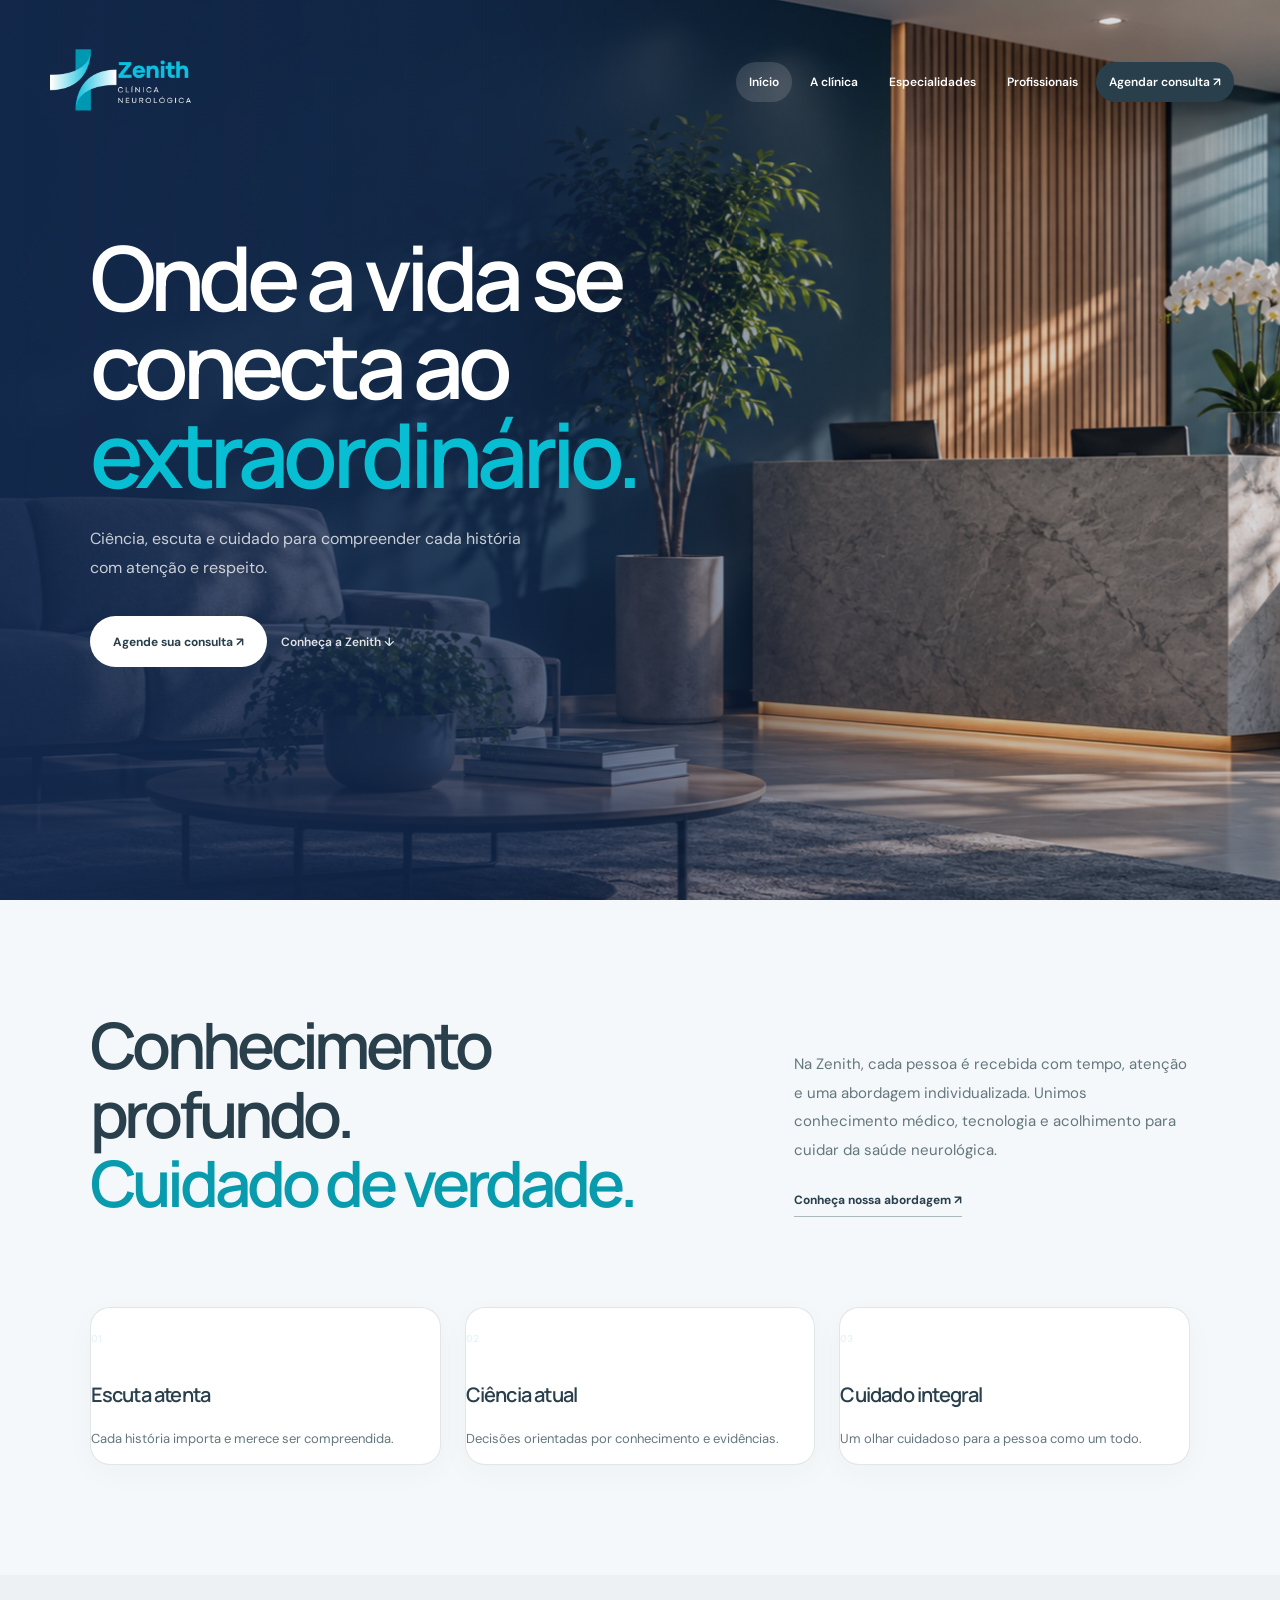
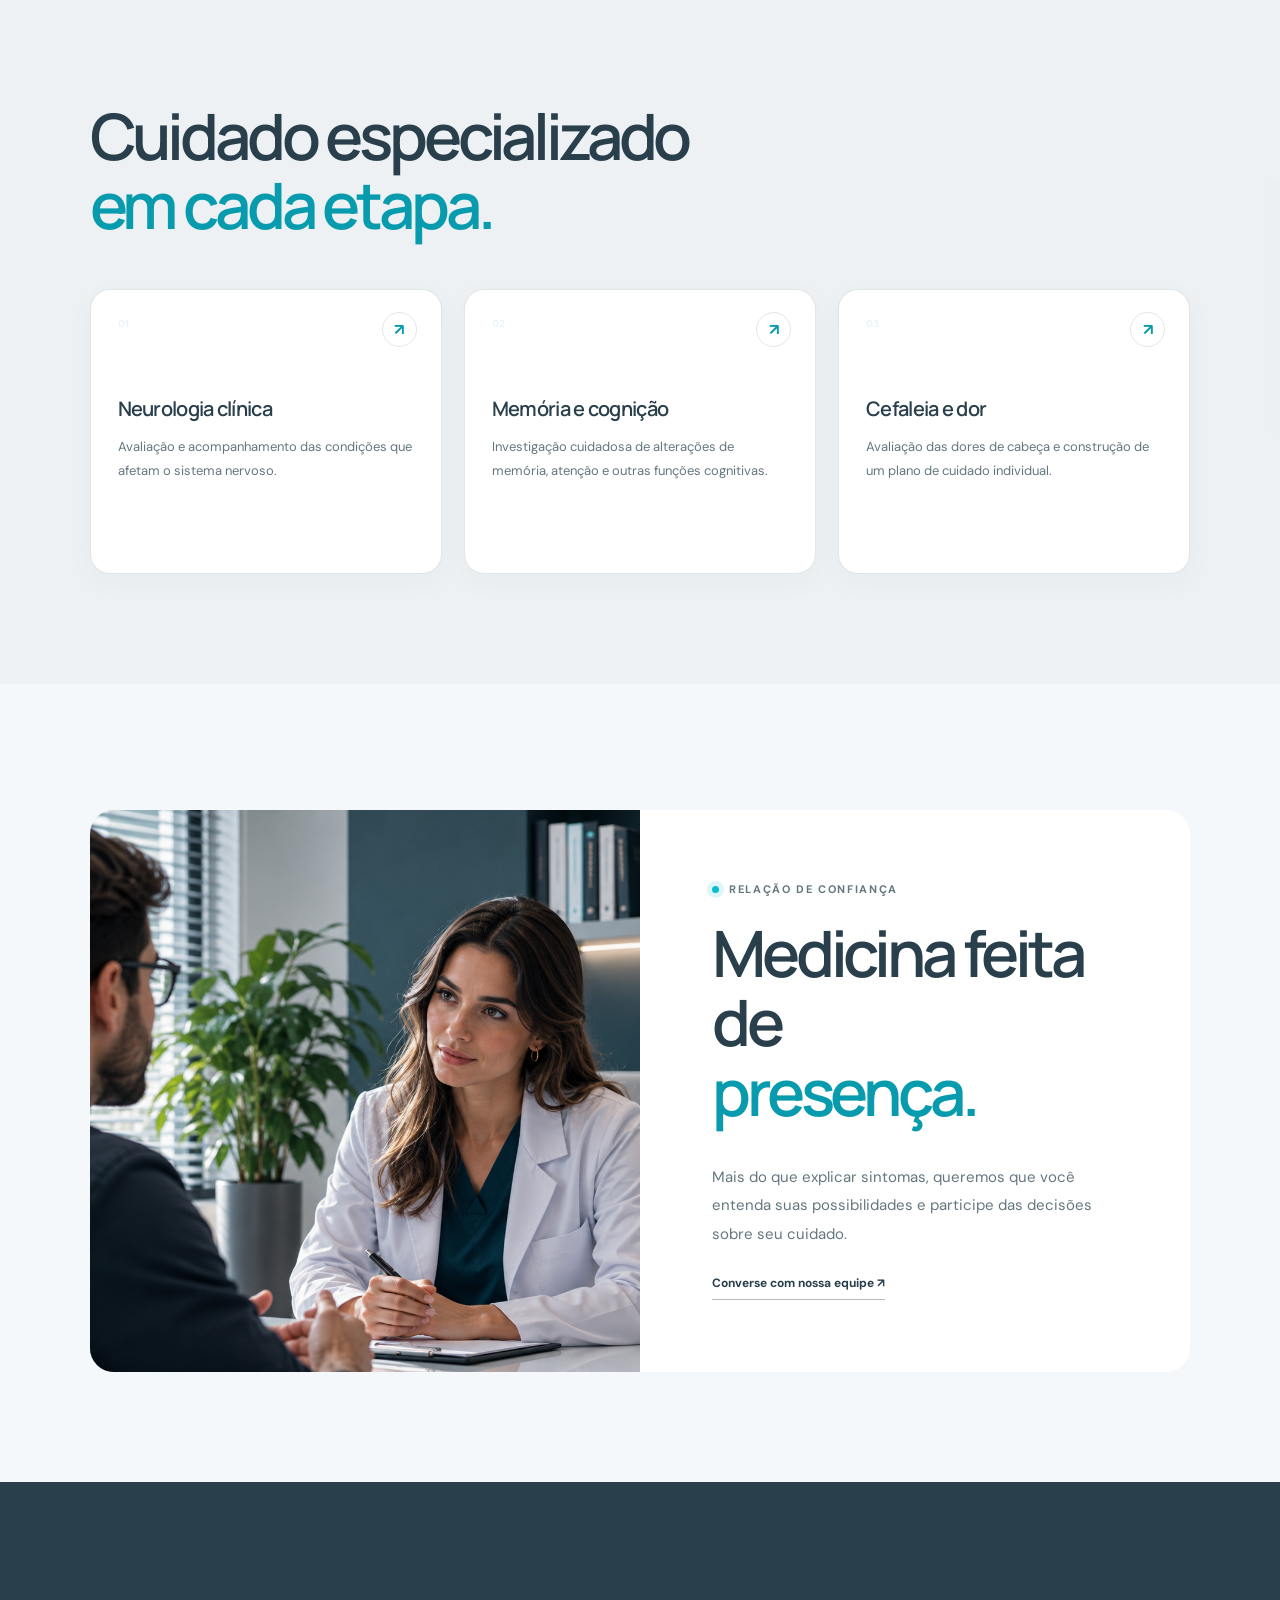
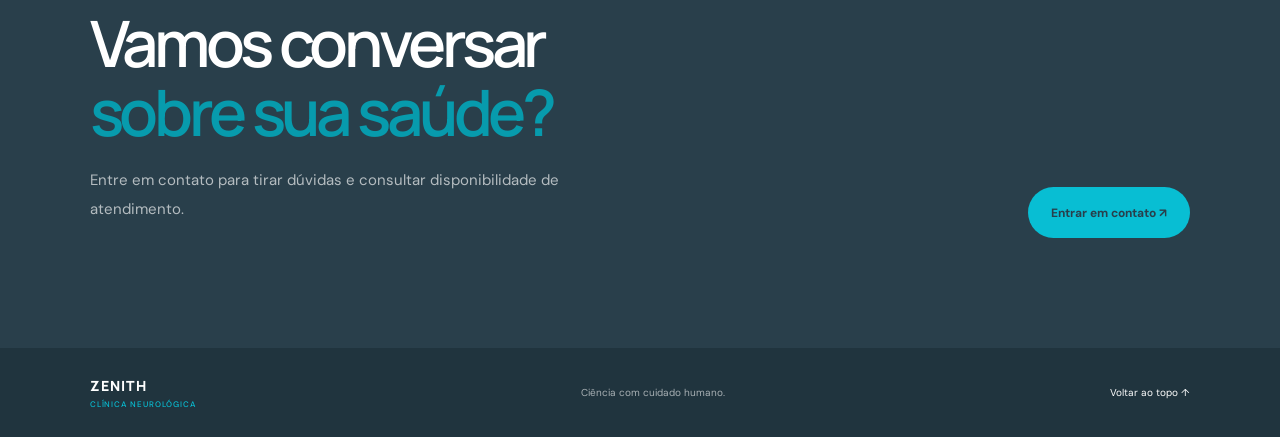
<file: zenith-site-completo/index.html>
<!doctype html>
<html lang="pt-BR">
<head>
<meta charset="utf-8"><meta name="viewport" content="width=device-width,initial-scale=1">
<title>Zenith | Clínica Neurológica</title>
<link rel="stylesheet" href="static/css/style.css"><script src="static/js/main.js" defer></script>
</head>
<body>
<header class="site-header" id="topo">
  <a class="brand" href="#inicio" aria-label="Zenith Clínica Neurológica"><img src="static/img/logo.png" alt="Zenith Clínica Neurológica"></a>
  <button class="menu-toggle" id="menuToggle" aria-label="Abrir menu" aria-expanded="false"><span></span><span></span></button>
  <nav class="navigation" id="navigation" aria-label="Navegação principal">
    <a class="nav-link active" href="#inicio">Início</a><a class="nav-link" href="templates/sobre.html">A clínica</a>
    <a class="nav-link" href="templates/especialidades.html">Especialidades</a><a class="nav-link" href="templates/medicos.html">Profissionais</a>
    <a class="nav-link nav-contact" href="templates/contato.html">Agendar consulta ↗</a>
  </nav>
</header>
<main>
<section class="hero section" id="inicio"><div class="hero-image"></div><div class="hero-shade"></div>
  <div class="hero-content">
  <h1>Onde a vida se conecta ao <em>extraordinário.</em></h1>
  <p class="hero-copy">Ciência, escuta e cuidado para compreender cada história com atenção e respeito.</p>
  <div class="hero-actions"><a class="button button-light" href="templates/contato.html">Agende sua consulta ↗</a><a class="text-link" href="#sobre">Conheça a Zenith ↓</a></div></div>
</section>
<section class="intro section" id="sobre"><div class="intro-grid">
  <h2>Conhecimento profundo.<br><em>Cuidado de verdade.</em></h2><div><p>Na Zenith, cada pessoa é recebida com tempo, atenção e uma abordagem individualizada. Unimos conhecimento médico, tecnologia e acolhimento para cuidar da saúde neurológica.</p><a class="underlined-link" href="templates/contato.html">Conheça nossa abordagem ↗</a></div></div>
  <div class="values-row"><article class="value-card"><span>01</span><h3>Escuta atenta</h3><p>Cada história importa e merece ser compreendida.</p></article><article class="value-card"><span>02</span><h3>Ciência atual</h3><p>Decisões orientadas por conhecimento e evidências.</p></article><article class="value-card"><span>03</span><h3>Cuidado integral</h3><p>Um olhar cuidadoso para a pessoa como um todo.</p></article></div>
</section>
<section class="specialties section" id="especialidades"></p><div class="section-heading"><h2>Cuidado especializado<br><em>em cada etapa.</em></h2></div>
<div class="specialty-grid"><article class="specialty-card"><span>01</span><b>↗</b><h3>Neurologia clínica</h3><p>Avaliação e acompanhamento das condições que afetam o sistema nervoso.</p></article><article class="specialty-card"><span>02</span><b>↗</b><h3>Memória e cognição</h3><p>Investigação cuidadosa de alterações de memória, atenção e outras funções cognitivas.</p></article><article class="specialty-card"><span>03</span><b>↗</b><h3>Cefaleia e dor</h3><p>Avaliação das dores de cabeça e construção de um plano de cuidado individual.</p></article></div>
</section>
<section class="team section" id="equipe"></p><div class="team-panel"><div class="team-image" role="img" aria-label="Consultório contemporâneo"></div><div class="team-content"><p class="eyebrow dark"><i></i>Relação de confiança</p><h2>Medicina feita de<br><em>presença.</em></h2><p>Mais do que explicar sintomas, queremos que você entenda suas possibilidades e participe das decisões sobre seu cuidado.</p><a class="underlined-link" href="templates/contato.html">Converse com nossa equipe ↗</a></div></div></section>
<section class="contact section" id="contato"></p><div class="contact-grid"><div><h2>Vamos conversar<br><em>sobre sua saúde?</em></h2><p>Entre em contato para tirar dúvidas e consultar disponibilidade de atendimento.</p></div><a class="button button-dark" href="templates/contato.html">Entrar em contato ↗</a></div></section>
</main>
<footer class="footer"><a href="#inicio">ZENITH <small>CLÍNICA NEUROLÓGICA</small></a><span>Ciência com cuidado humano.</span><a href="#topo">Voltar ao topo ↑</a></footer>
</body></html>
</file>
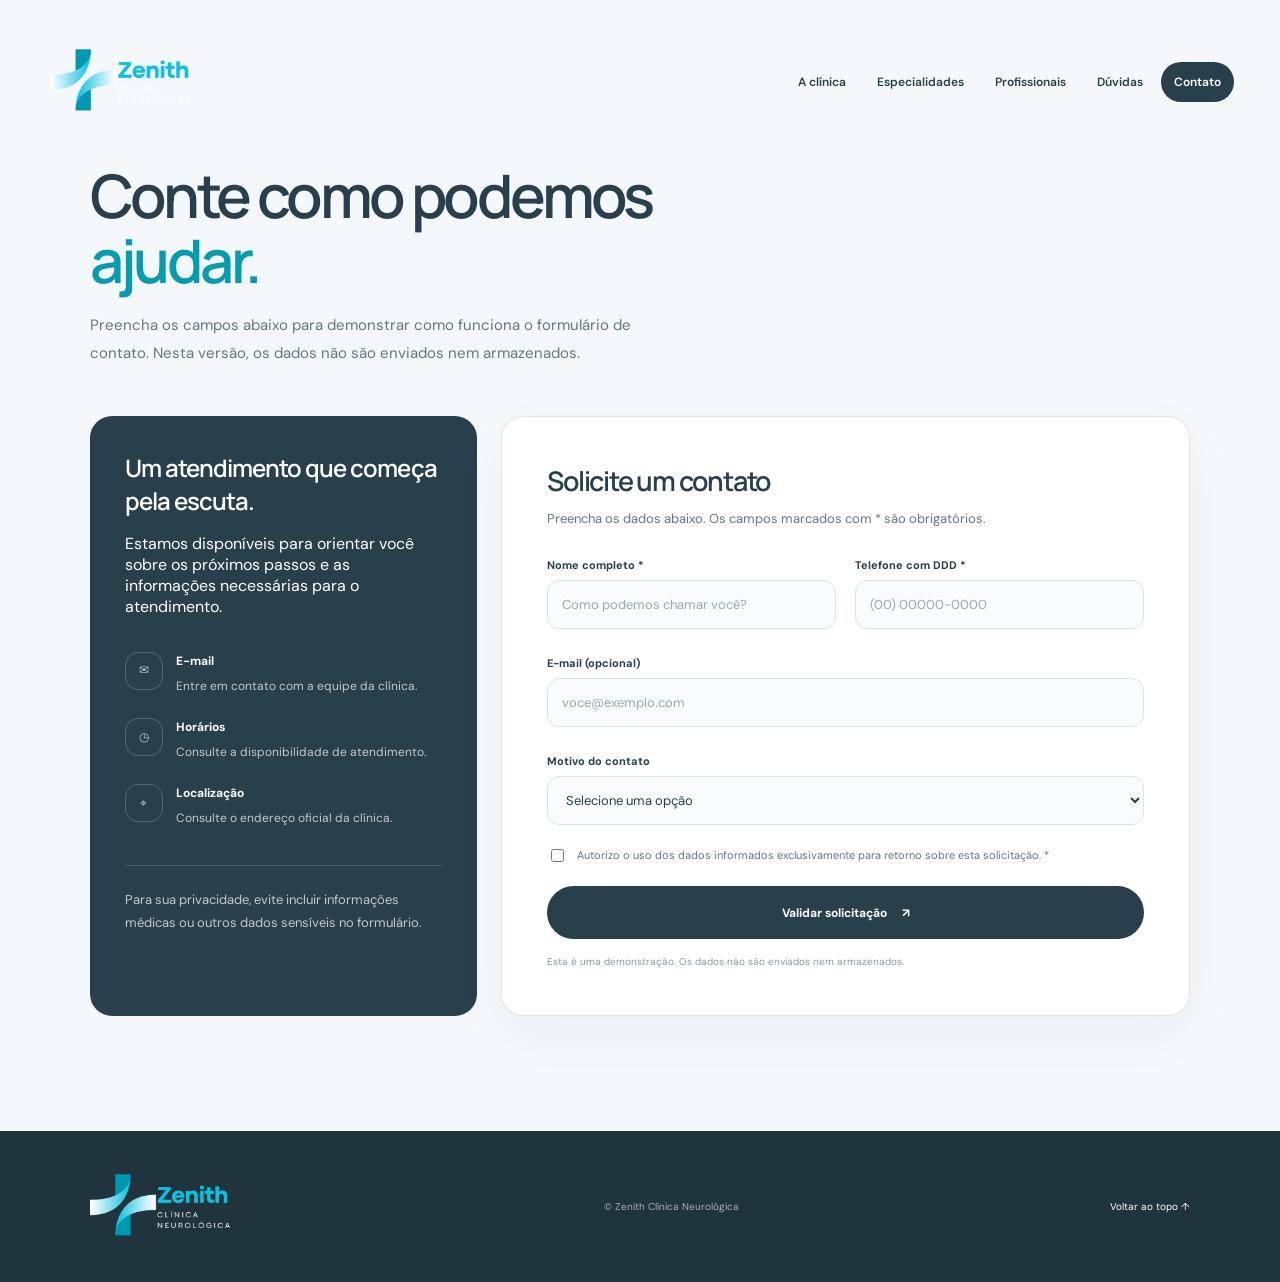
<file: zenith-site-completo/templates/contato.html>
<!DOCTYPE html>
<html lang="pt-BR">
<head>
  <meta charset="UTF-8">
  <meta name="viewport" content="width=device-width, initial-scale=1.0">
  <meta name="theme-color" content="#293F4B">
  <meta name="description" content="Entre em contato com a Zenith Clínica Neurológica.">
  <title>Contato | Zenith — Clínica Neurológica</title>

  <link rel="preconnect" href="https://fonts.googleapis.com">
  <link rel="preconnect" href="https://fonts.gstatic.com" crossorigin>

  <link href="https://fonts.googleapis.com/css2?family=DM+Sans:wght@400;500;600;700&family=Manrope:wght@400;500;600;700;800&display=swap" rel="stylesheet">

  <!-- CSS principal do projeto -->
  <link rel="stylesheet" href="../static/css/style.css?v=2">



  <!-- Scripts existentes -->
  <script src="../static/js/main.js" defer></script>
  <script src="../static/js/formulario.js" defer></script>
</head>

<body class="contact-page">

  <!-- CABEÇALHO -->
  <header class="site-header">

    <a class="brand" href="../index.html" aria-label="Zenith — página inicial">
      <img src="../static/img/logo.png" alt="Zenith Clínica Neurológica">
    </a>

    <button
      class="menu-toggle"
      id="menuToggle"
      type="button"
      aria-label="Abrir menu"
      aria-controls="navigation"
      aria-expanded="false"
    >
      <span></span>
      <span></span>
    </button>

    <nav class="navigation" id="navigation" aria-label="Navegação principal">
      <a class="nav-link" href="../index.html#sobre">A clínica</a>
      <a class="nav-link" href="../index.html#especialidades">Especialidades</a>
      <a class="nav-link" href="../index.html#equipe">Profissionais</a>
      <a class="nav-link" href="../index.html#duvidas">Dúvidas</a>
      <a class="nav-link nav-contact active" href="contato.html" aria-current="page">
        Contato
      </a>
    </nav>

  </header>

  <main id="conteudo">

    <!-- FORMULÁRIO E INFORMAÇÕES -->
    <section class="contact-main" id="agendamento">

      <div class="contact-intro reveal">
      <br>
      <br>
      <br>

        <h2>
          Conte como podemos
          <em>ajudar.</em>
        </h2>

        <p>
          Preencha os campos abaixo para demonstrar como funciona
          o formulário de contato. Nesta versão, os dados não são
          enviados nem armazenados.
        </p>
      </div>

      <div class="contact-layout">

        <!-- INFORMAÇÕES DE CONTATO -->
        <aside class="contact-info reveal" aria-labelledby="contact-info-title">

          <div>
            <h3 id="contact-info-title">
              Um atendimento que começa pela escuta.
            </h3>

            <p>
              Estamos disponíveis para orientar você sobre os
              próximos passos e as informações necessárias
              para o atendimento.
            </p>
          </div>

          <div class="contact-info-list">

            <div class="contact-info-item">
              <span class="contact-info-icon" aria-hidden="true">✉</span>

              <div>
                <strong>E-mail</strong>
                <span>Entre em contato com a equipe da clínica.</span>
              </div>
            </div>

            <div class="contact-info-item">
              <span class="contact-info-icon" aria-hidden="true">◷</span>

              <div>
                <strong>Horários</strong>
                <span>Consulte a disponibilidade de atendimento.</span>
              </div>
            </div>

            <div class="contact-info-item">
              <span class="contact-info-icon" aria-hidden="true">⌖</span>

              <div>
                <strong>Localização</strong>
                <span>Consulte o endereço oficial da clínica.</span>
              </div>
            </div>

          </div>

          <p class="contact-info-note">
            Para sua privacidade, evite incluir informações médicas
            ou outros dados sensíveis no formulário.
          </p>

        </aside>

        <!-- FORMULÁRIO -->
        <section
          class="appointment-card reveal"
          aria-labelledby="form-title"
        >

          <h3 id="form-title">Solicite um contato</h3>

          <p class="form-description">
            Preencha os dados abaixo. Os campos marcados com *
            são obrigatórios.
          </p>

          <form id="appointment-form" novalidate>

            <div class="form-grid">

              <div class="form-field">
                <label for="name">Nome completo *</label>

                <input
                  id="name"
                  name="name"
                  type="text"
                  autocomplete="name"
                  minlength="2"
                  required
                  placeholder="Como podemos chamar você?"
                  aria-describedby="name-error"
                >

                <small class="field-error" id="name-error"></small>
              </div>

              <div class="form-field">
                <label for="phone">Telefone com DDD *</label>

                <input
                  id="phone"
                  name="phone"
                  type="tel"
                  autocomplete="tel"
                  inputmode="tel"
                  required
                  placeholder="(00) 00000-0000"
                  aria-describedby="phone-error"
                >

                <small class="field-error" id="phone-error"></small>
              </div>

              <div class="form-field full">
                <label for="email">
                  E-mail <span>(opcional)</span>
                </label>

                <input
                  id="email"
                  name="email"
                  type="email"
                  autocomplete="email"
                  placeholder="voce@exemplo.com"
                  aria-describedby="email-error"
                >

                <small class="field-error" id="email-error"></small>
              </div>

              <div class="form-field full">
                <label for="reason">Motivo do contato</label>

                <select id="reason" name="reason">
                  <option value="">Selecione uma opção</option>
                  <option value="agendamento">Solicitar agendamento</option>
                  <option value="atendimento">Informações sobre atendimento</option>
                  <option value="geral">Informações gerais</option>
                </select>
              </div>

            </div>

            <label class="consent-row" for="consent">

              <input
                id="consent"
                name="consent"
                type="checkbox"
                required
                aria-describedby="consent-error"
              >

              <span>
                Autorizo o uso dos dados informados exclusivamente
                para retorno sobre esta solicitação. *
              </span>

            </label>

            <small class="field-error" id="consent-error"></small>

            <button class="button submit-button" type="submit">
              Validar solicitação
              <span aria-hidden="true">↗</span>
            </button>

            <p class="form-footnote">
              Esta é uma demonstração. Os dados não são enviados
              nem armazenados.
            </p>

            <div
              id="form-feedback"
              class="form-feedback"
              role="status"
              aria-live="polite"
              hidden
            ></div>

          </form>
        </section>

      </div>
    </section>

  </main>

  <!-- RODAPÉ -->
  <footer class="footer">

    <a class="brand" href="../index.html" aria-label="Zenith — página inicial">
      <img src="../static/img/logo.png" alt="Zenith Clínica Neurológica">
    </a>

    <span>
      © <span id="year"></span> Zenith Clínica Neurológica
    </span>

    <a href="#conteudo">Voltar ao topo ↑</a>

  </footer>

</body>
</html>
</file>
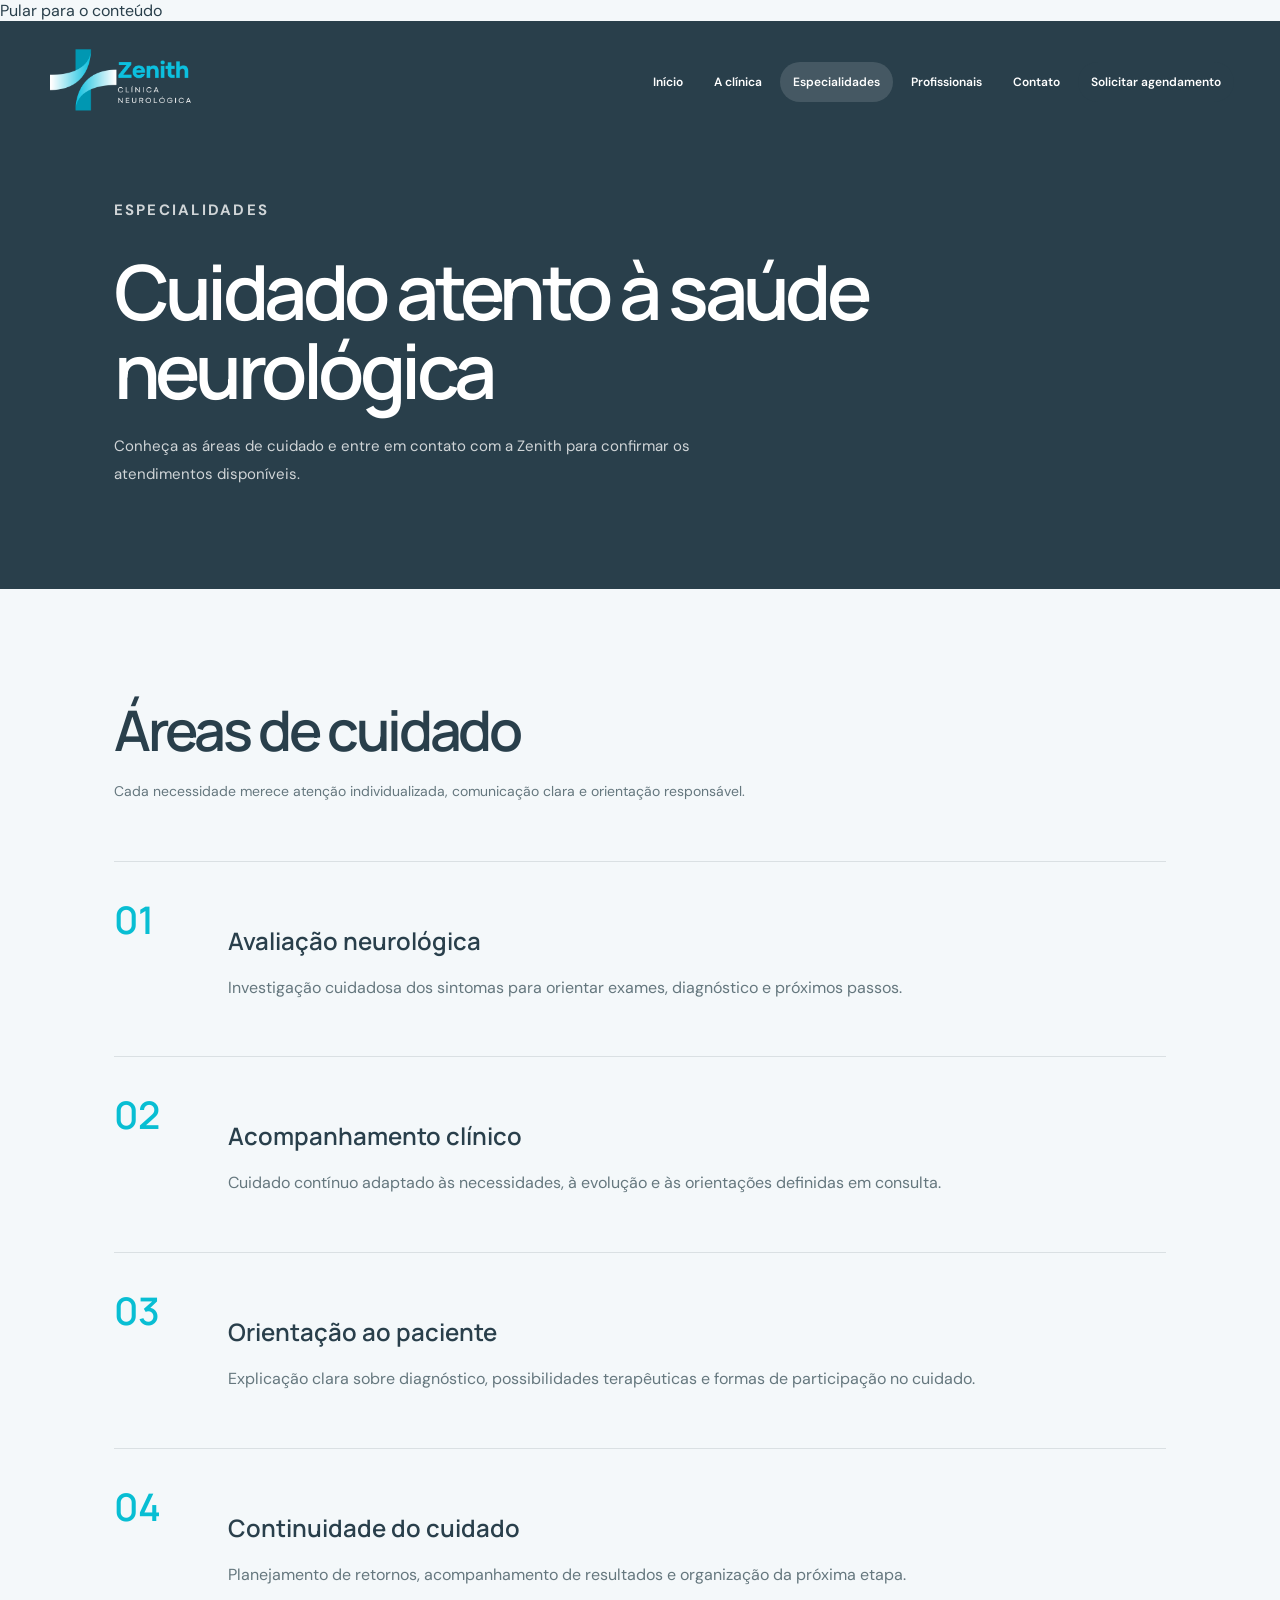
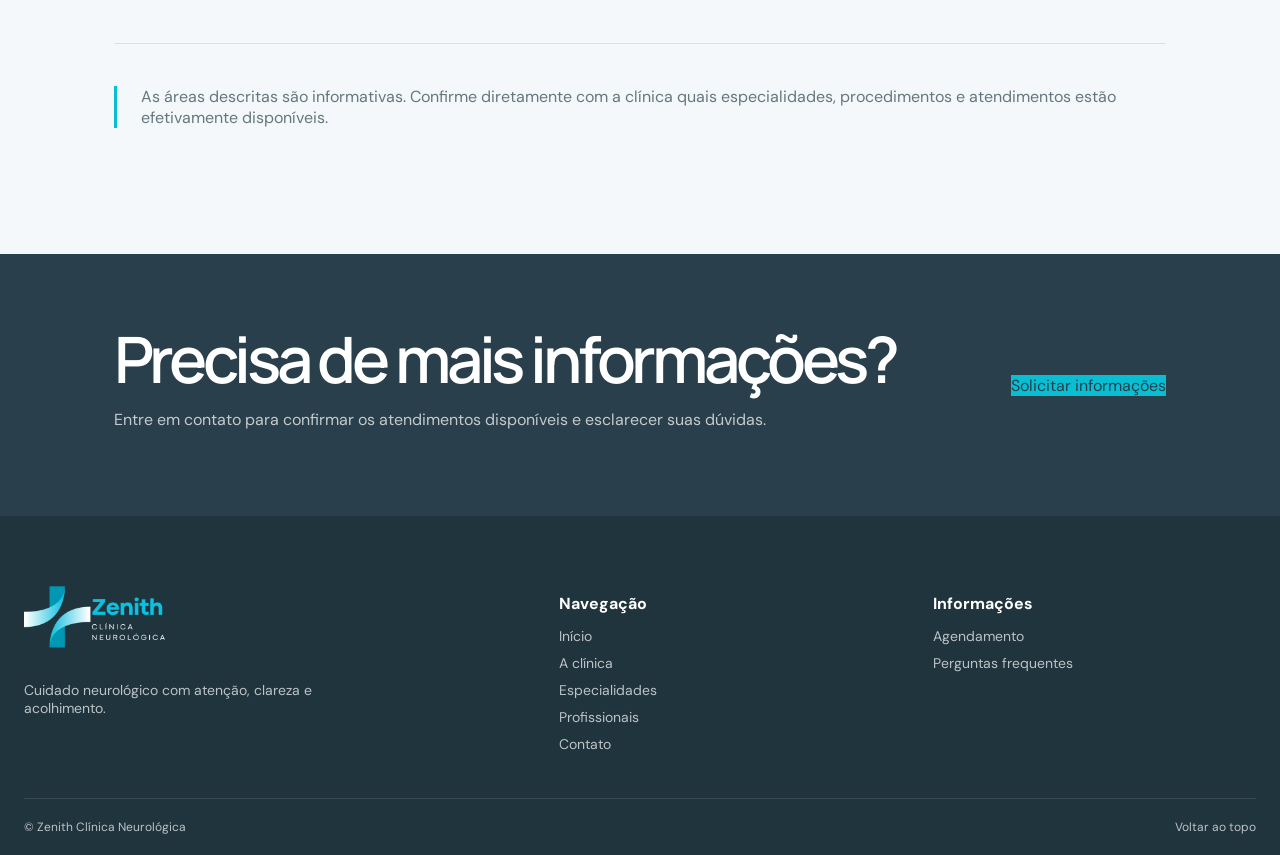
<file: zenith-site-completo/templates/especialidades.html>
<!doctype html>
<html lang="pt-BR">

<head>
    <meta charset="utf-8">
    <meta name="viewport" content="width=device-width, initial-scale=1">
    <meta name="theme-color" content="#1f3340">
    <meta name="description" content="Conheça as áreas de cuidado da Zenith Clínica Neurológica.">

    <title>Especialidades | Zenith Clínica Neurológica</title>

    <link rel="preconnect" href="https://fonts.googleapis.com">
    <link rel="preconnect" href="https://fonts.gstatic.com" crossorigin>
    <link
        href="https://fonts.googleapis.com/css2?family=Source+Sans+3:wght@400;500;600;700&family=Source+Serif+4:opsz,wght@8..60,500;8..60,600&display=swap"
        rel="stylesheet">

    <link rel="stylesheet" href="../static/css/style.css">
    <script src="../static/js/main.js" defer></script>
</head>

<body id="topo">

    <a class="skip" href="#conteudo">Pular para o conteúdo</a>

    <header class="site-header" id="topo">

            <a class="brand" href="../index.html" aria-label="Zenith, início">
                <img src="../static/img/logo.png" alt="Zenith Clínica Neurológica">
            </a>

            <button
                class="menu-toggle"
                id="menuToggle"
                type="button"
                aria-label="Abrir menu"
                aria-expanded="false"
                aria-controls="navigation">
                <span></span>
                <span></span>
            </button>

            <nav class="navigation" id="navigation" aria-label="Navegação principal">
                <a class="nav-link" href="../index.html">Início</a>
                <a class="nav-link" href="sobre.html">A clínica</a>
                <a class="nav-link active" href="especialidades.html" aria-current="page">Especialidades</a>
                <a class="nav-link" href="medicos.html">Profissionais</a>
                <a class="nav-link" href="contato.html">Contato</a>
                <a class="nav-link nav-contact" href="contato.html#agendamento">
                    Solicitar agendamento
                </a>
            </nav>
    </header>

    <main id="conteudo">

        <section class="page-hero">
            <div class="container">
                <p class="eyebrow">Especialidades</p>
                <h1>Cuidado atento à saúde neurológica</h1>
                <p>
                    Conheça as áreas de cuidado e entre em contato com a
                    Zenith para confirmar os atendimentos disponíveis.
                </p>
            </div>
        </section>

        <section class="section">
            <div class="container">

                <div class="section-head">
                    <h2>Áreas de cuidado</h2>
                    <p>
                        Cada necessidade merece atenção individualizada,
                        comunicação clara e orientação responsável.
                    </p>
                </div>

                <div class="care-list">
                    <article><span>01</span><div><h3>Avaliação neurológica</h3><p>Investigação cuidadosa dos sintomas para orientar exames, diagnóstico e próximos passos.</p></div></article>
                    <article><span>02</span><div><h3>Acompanhamento clínico</h3><p>Cuidado contínuo adaptado às necessidades, à evolução e às orientações definidas em consulta.</p></div></article>
                    <article><span>03</span><div><h3>Orientação ao paciente</h3><p>Explicação clara sobre diagnóstico, possibilidades terapêuticas e formas de participação no cuidado.</p></div></article>
                    <article><span>04</span><div><h3>Continuidade do cuidado</h3><p>Planejamento de retornos, acompanhamento de resultados e organização da próxima etapa.</p></div></article>
                </div>

                <p class="specialty-note">
                    As áreas descritas são informativas. Confirme diretamente
                    com a clínica quais especialidades, procedimentos e
                    atendimentos estão efetivamente disponíveis.
                </p>

            </div>
        </section>

        <section class="cta-band">
            <div class="container">
                <div>
                    <h2>Precisa de mais informações?</h2>
                    <p>
                        Entre em contato para confirmar os atendimentos
                        disponíveis e esclarecer suas dúvidas.
                    </p>
                </div>

                <a class="btn" href="contato.html#agendamento">
                    Solicitar informações
                </a>
            </div>
        </section>

    </main>

    <footer>
        <div class="container footer-main">

            <div class="footer-about">
                <a class="brand" href="../index.html" aria-label="Zenith, início">
                    <img src="../static/img/logo.png" alt="Zenith Clínica Neurológica">
                </a>
                <p>Cuidado neurológico com atenção, clareza e acolhimento.</p>
            </div>

            <nav class="footer-links" aria-label="Páginas">
                <h4>Navegação</h4>
                <a href="../index.html">Início</a>
                <a href="sobre.html">A clínica</a>
                <a href="especialidades.html">Especialidades</a>
                <a href="medicos.html">Profissionais</a>
                <a href="contato.html">Contato</a>
            </nav>

            <nav class="footer-links" aria-label="Informações">
                <h4>Informações</h4>
                <a href="contato.html#agendamento">Agendamento</a>
                <a href="contato.html#duvidas">Perguntas frequentes</a>
            </nav>

        </div>

        <div class="container footer-bottom">
            <span>© <span id="year"></span> Zenith Clínica Neurológica</span>
            <a href="#topo">Voltar ao topo</a>
        </div>
    </footer>

    <div class="toast" id="toast" role="status" aria-live="polite"></div>

</body>
</html>
</file>
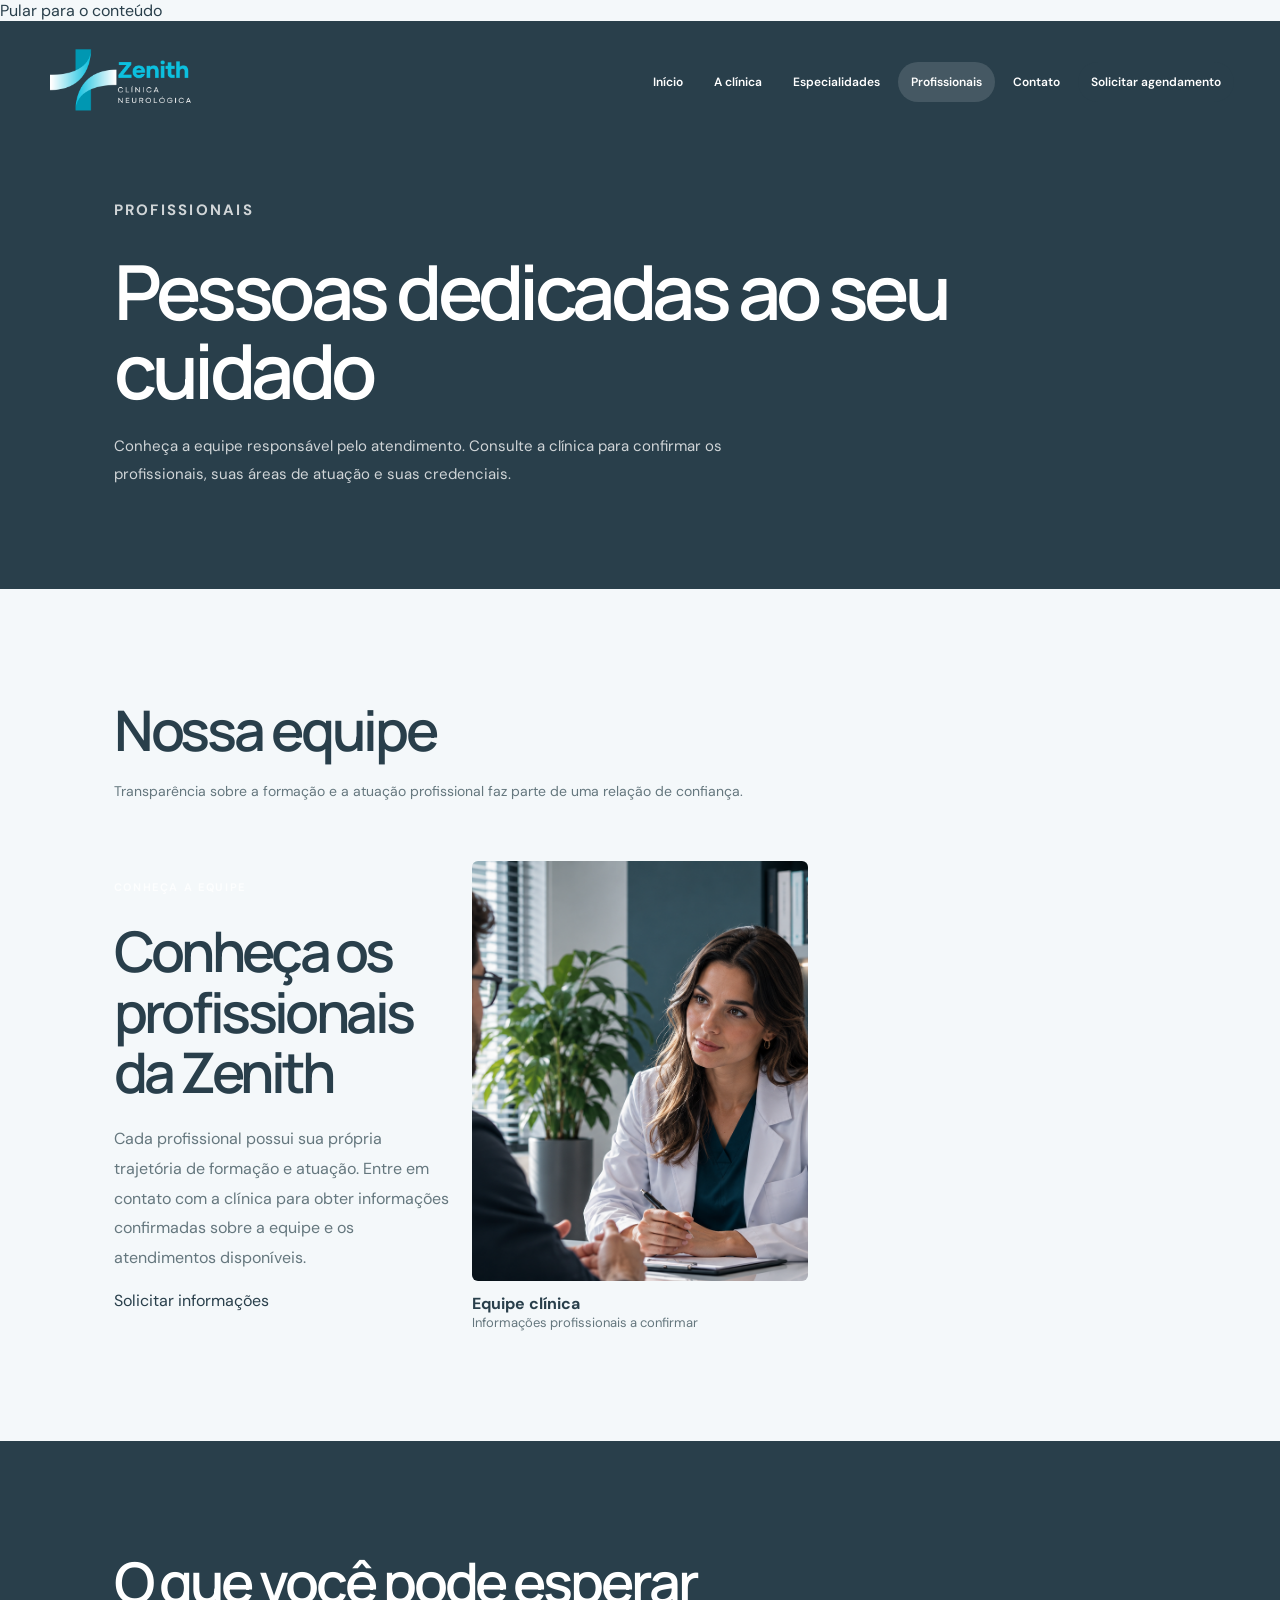
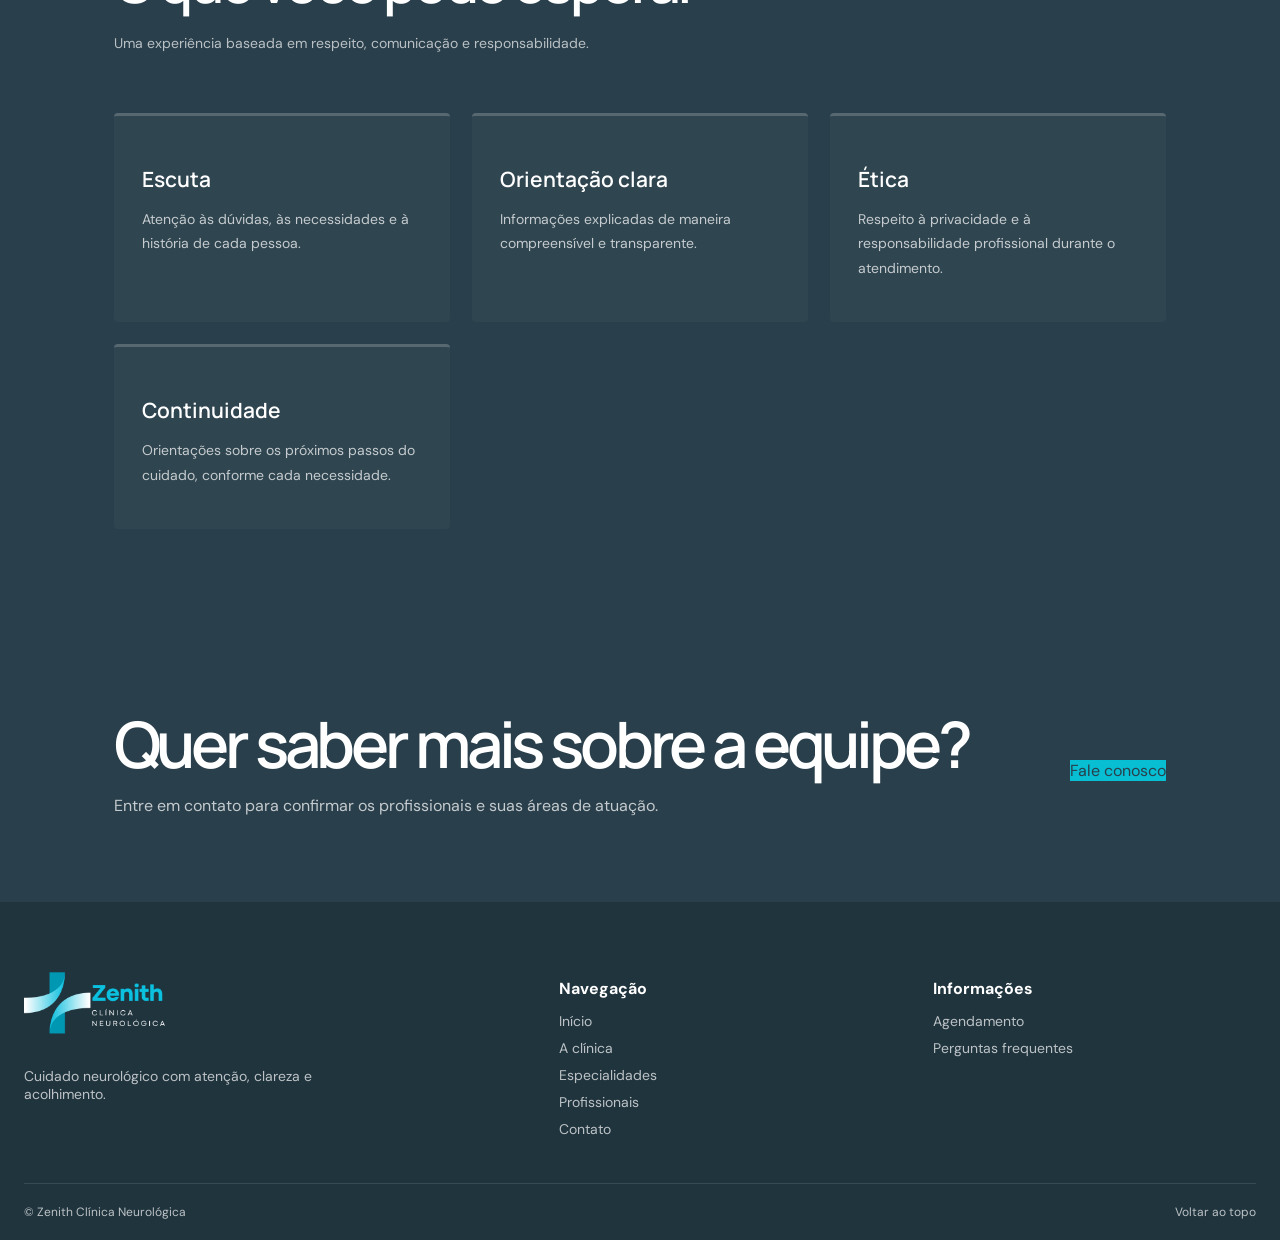
<file: zenith-site-completo/templates/medicos.html>
<!doctype html>
<html lang="pt-BR">

<head>
    <meta charset="utf-8">
    <meta name="viewport" content="width=device-width, initial-scale=1">
    <meta name="theme-color" content="#1f3340">
    <meta name="description" content="Conheça a equipe clínica e confirme credenciais diretamente com a Zenith.">

    <title>Profissionais | Zenith Clínica Neurológica</title>

    <link rel="preconnect" href="https://fonts.googleapis.com">
    <link rel="preconnect" href="https://fonts.gstatic.com" crossorigin>
    <link
        href="https://fonts.googleapis.com/css2?family=Source+Sans+3:wght@400;500;600;700&family=Source+Serif+4:opsz,wght@8..60,500;8..60,600&display=swap"
        rel="stylesheet">

    <link rel="stylesheet" href="../static/css/style.css?v=2">
    <script src="../static/js/main.js" defer></script>
</head>

<body id="topo">

    <a class="skip" href="#conteudo">Pular para o conteúdo</a>

    <header class="site-header" id="topo">

            <a class="brand" href="../index.html" aria-label="Zenith, início">
                <img src="../static/img/logo.png" alt="Zenith Clínica Neurológica">
            </a>

            <button
                class="menu-toggle"
                id="menuToggle"
                type="button"
                aria-label="Abrir menu"
                aria-expanded="false"
                aria-controls="navigation">
                <span></span>
                <span></span>
            </button>

            <nav class="navigation" id="navigation" aria-label="Navegação principal">
                <a class="nav-link" href="../index.html">Início</a>
                <a class="nav-link" href="sobre.html">A clínica</a>
                <a class="nav-link" href="especialidades.html">Especialidades</a>
                <a class="nav-link active" href="medicos.html" aria-current="page">Profissionais</a>
                <a class="nav-link" href="contato.html">Contato</a>
                <a class="nav-link nav-contact" href="contato.html#agendamento">
                    Solicitar agendamento
                </a>
            </nav>
    </header>

    <main id="conteudo">

        <section class="page-hero">
            <div class="container">
                <p class="eyebrow">Profissionais</p>
                <h1>Pessoas dedicadas ao seu cuidado</h1>
                <p>
                    Conheça a equipe responsável pelo atendimento.
                    Consulte a clínica para confirmar os profissionais,
                    suas áreas de atuação e suas credenciais.
                </p>
            </div>
        </section>

        <section class="section">
            <div class="container">

                <div class="section-head">
                    <h2>Nossa equipe</h2>
                    <p>
                        Transparência sobre a formação e a atuação
                        profissional faz parte de uma relação de confiança.
                    </p>
                </div>

                <div class="team-grid">

                    <div class="team-copy">
                        <p class="eyebrow">Conheça a equipe</p>

                        <h2>Conheça os profissionais da Zenith</h2>

                        <p>
                            Cada profissional possui sua própria trajetória
                            de formação e atuação. Entre em contato com a
                            clínica para obter informações confirmadas sobre
                            a equipe e os atendimentos disponíveis.
                        </p>

                        <a class="btn" href="contato.html">
                            Solicitar informações
                        </a>
                    </div>

                    <figure class="team-figure">
                        <div
                            class="photo"
                            role="img"
                            aria-label="Imagem ilustrativa de profissional da saúde">
                        </div>

                        <figcaption>
                            <b>Equipe clínica</b>
                            <span>Informações profissionais a confirmar</span>
                        </figcaption>
                    </figure>

                </div>
            </div>
        </section>

        <section class="section team-principles">
            <div class="container">

                <div class="section-head">
                    <h2>O que você pode esperar</h2>
                    <p>
                        Uma experiência baseada em respeito,
                        comunicação e responsabilidade.
                    </p>
                </div>

                <div class="values-grid team-values">

                    <article>
                        <h3>Escuta</h3>
                        <p>
                            Atenção às dúvidas, às necessidades e à
                            história de cada pessoa.
                        </p>
                    </article>

                    <article>
                        <h3>Orientação clara</h3>
                        <p>
                            Informações explicadas de maneira
                            compreensível e transparente.
                        </p>
                    </article>

                    <article>
                        <h3>Ética</h3>
                        <p>
                            Respeito à privacidade e à responsabilidade
                            profissional durante o atendimento.
                        </p>
                    </article>

                    <article>
                        <h3>Continuidade</h3>
                        <p>
                            Orientações sobre os próximos passos
                            do cuidado, conforme cada necessidade.
                        </p>
                    </article>

                </div>
            </div>
        </section>

        <section class="cta-band">
            <div class="container">

                <div>
                    <h2>Quer saber mais sobre a equipe?</h2>
                    <p>
                        Entre em contato para confirmar os profissionais
                        e suas áreas de atuação.
                    </p>
                </div>

                <a class="btn" href="contato.html">
                    Fale conosco
                </a>

            </div>
        </section>

    </main>

    <footer>
        <div class="container footer-main">

            <div class="footer-about">
                <a class="brand" href="../index.html" aria-label="Zenith, início">
                    <img src="../static/img/logo.png" alt="Zenith Clínica Neurológica">
                </a>
                <p>Cuidado neurológico com atenção, clareza e acolhimento.</p>
            </div>

            <nav class="footer-links" aria-label="Páginas">
                <h4>Navegação</h4>
                <a href="../index.html">Início</a>
                <a href="sobre.html">A clínica</a>
                <a href="especialidades.html">Especialidades</a>
                <a href="medicos.html">Profissionais</a>
                <a href="contato.html">Contato</a>
            </nav>

            <nav class="footer-links" aria-label="Informações">
                <h4>Informações</h4>
                <a href="contato.html#agendamento">Agendamento</a>
                <a href="contato.html#duvidas">Perguntas frequentes</a>
            </nav>

        </div>

        <div class="container footer-bottom">
            <span>© <span id="year"></span> Zenith Clínica Neurológica</span>
            <a href="#topo">Voltar ao topo</a>
        </div>
    </footer>

    <div class="toast" id="toast" role="status" aria-live="polite"></div>

</body>
</html>
</file>
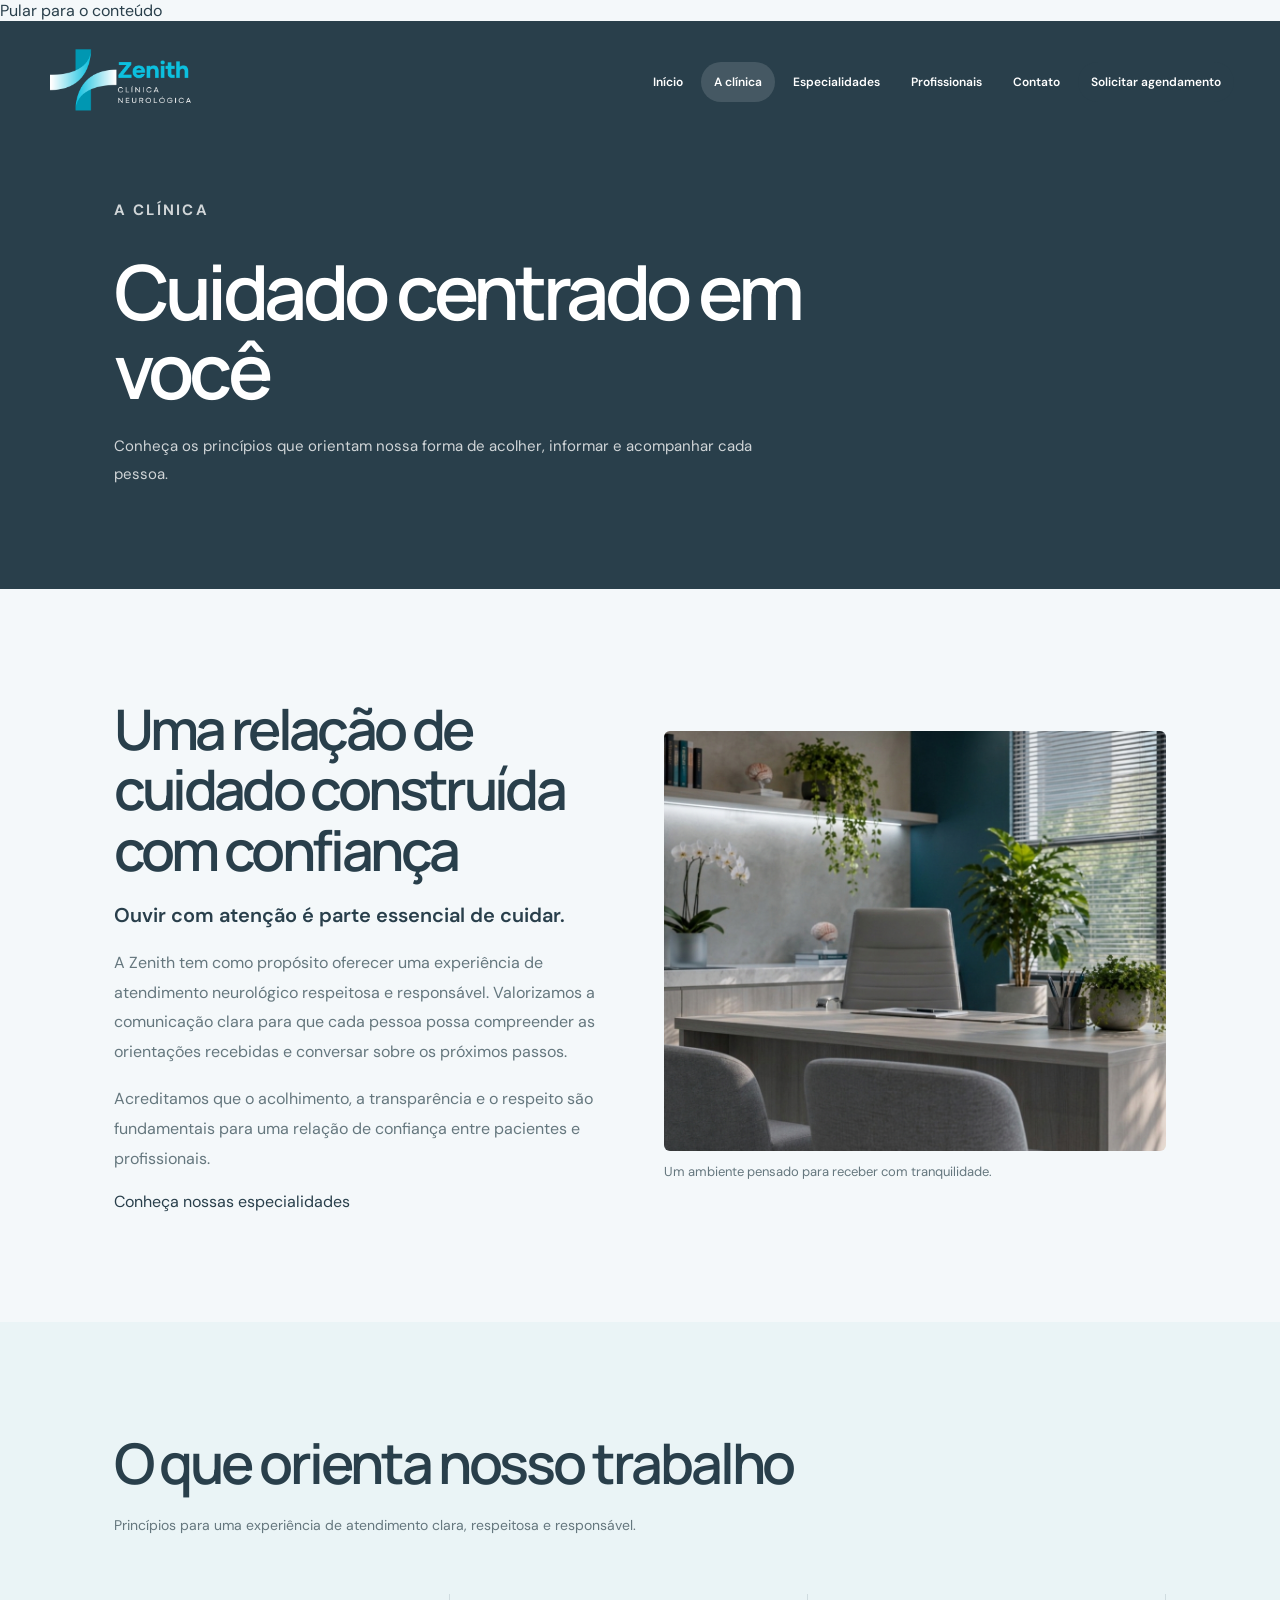
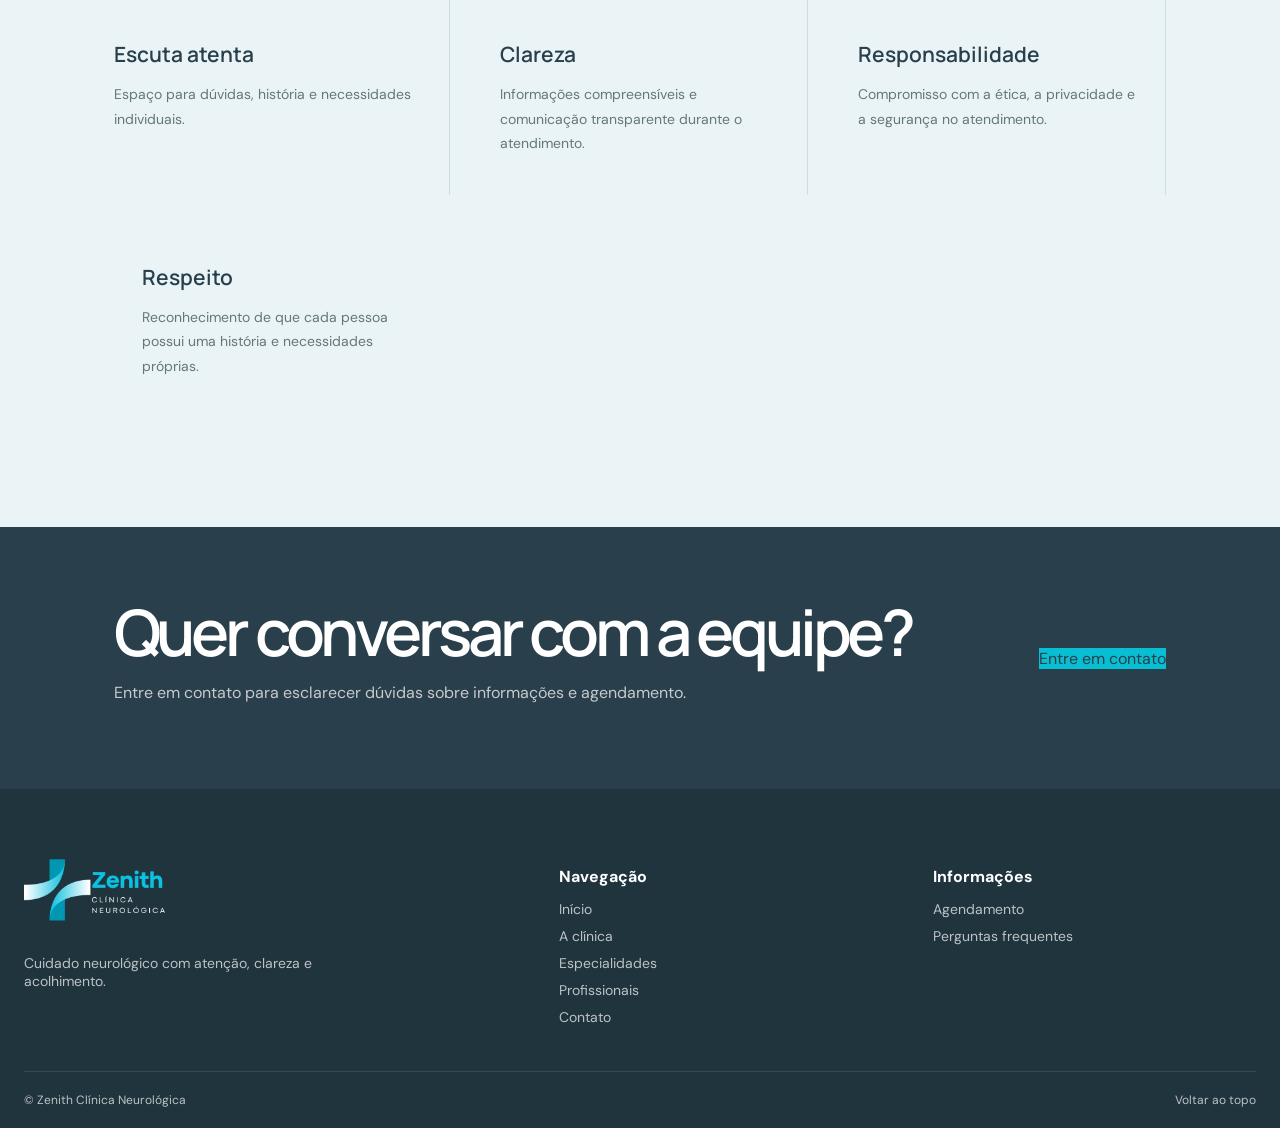
<file: zenith-site-completo/templates/sobre.html>
<!doctype html>
<html lang="pt-BR">

<head>
    <meta charset="utf-8">
    <meta name="viewport" content="width=device-width, initial-scale=1">
    <meta name="theme-color" content="#1f3340">
    <meta name="description" content="Conheça a proposta de cuidado e os princípios da Zenith Clínica Neurológica.">

    <title>A clínica | Zenith Clínica Neurológica</title>

    <link rel="preconnect" href="https://fonts.googleapis.com">
    <link rel="preconnect" href="https://fonts.gstatic.com" crossorigin>
    <link
        href="https://fonts.googleapis.com/css2?family=Source+Sans+3:wght@400;500;600;700&family=Source+Serif+4:opsz,wght@8..60,500;8..60,600&display=swap"
        rel="stylesheet">

    <link rel="stylesheet" href="../static/css/style.css">
    <script src="../static/js/main.js" defer></script>
</head>

<body id="topo">

    <a class="skip" href="#conteudo">Pular para o conteúdo</a>

    <header class="site-header" id="topo">
        <a class="brand" href="../index.html" aria-label="Zenith, início">
            <img src="../static/img/logo.png" alt="Zenith Clínica Neurológica">
        </a>
        <button class="menu-toggle" id="menuToggle" type="button" aria-label="Abrir menu" aria-expanded="false" aria-controls="navigation">
            <span></span>
            <span></span>
        </button>
        <nav class="navigation" id="navigation" aria-label="Navegação principal">
            <a class="nav-link" href="../index.html">Início</a>
            <a class="nav-link active" href="sobre.html" aria-current="page">A clínica</a>
            <a class="nav-link" href="especialidades.html">Especialidades</a>
            <a class="nav-link" href="medicos.html">Profissionais</a>
            <a class="nav-link" href="contato.html">Contato</a>
            <a class="nav-link nav-contact" href="contato.html#agendamento">Solicitar agendamento</a>
        </nav>
    </header>

    <main id="conteudo">

        <section class="page-hero">
            <div class="container">
                <p class="eyebrow">A clínica</p>
                <h1>Cuidado centrado em você</h1>
                <p>
                    Conheça os princípios que orientam nossa forma de
                    acolher, informar e acompanhar cada pessoa.
                </p>
            </div>
        </section>

        <section class="section">
            <div class="container about-grid">

                <div class="about-copy">

                    <h2>Uma relação de cuidado construída com confiança</h2>

                    <p class="lead">
                        Ouvir com atenção é parte essencial de cuidar.
                    </p>

                    <p>
                        A Zenith tem como propósito oferecer uma experiência
                        de atendimento neurológico respeitosa e responsável.
                        Valorizamos a comunicação clara para que cada pessoa
                        possa compreender as orientações recebidas e conversar
                        sobre os próximos passos.
                    </p>

                    <p>
                        Acreditamos que o acolhimento, a transparência e o
                        respeito são fundamentais para uma relação de confiança
                        entre pacientes e profissionais.
                    </p>

                    <a class="btn" href="especialidades.html">
                        Conheça nossas especialidades
                    </a>

                </div>

                <figure class="about-photo">
                    <div
                        class="photo"
                        role="img"
                        aria-label="Imagem ilustrativa de um espaço de atendimento clínico">
                    </div>

                    <figcaption>
                        Um ambiente pensado para receber com tranquilidade.
                    </figcaption>
                </figure>

            </div>
        </section>

        <section class="section clinic-principles">
            <div class="container">

                <div class="section-head">
                    <h2>O que orienta nosso trabalho</h2>
                    <p>
                        Princípios para uma experiência de atendimento clara,
                        respeitosa e responsável.
                    </p>
                </div>

                <div class="values-grid clinic-values">

                    <article>
                        <h3>Escuta atenta</h3>
                        <p>
                            Espaço para dúvidas, história e necessidades
                            individuais.
                        </p>
                    </article>

                    <article>
                        <h3>Clareza</h3>
                        <p>
                            Informações compreensíveis e comunicação
                            transparente durante o atendimento.
                        </p>
                    </article>

                    <article>
                        <h3>Responsabilidade</h3>
                        <p>
                            Compromisso com a ética, a privacidade e a
                            segurança no atendimento.
                        </p>
                    </article>

                    <article>
                        <h3>Respeito</h3>
                        <p>
                            Reconhecimento de que cada pessoa possui uma
                            história e necessidades próprias.
                        </p>
                    </article>

                </div>
            </div>
        </section>

        <section class="cta-band">
            <div class="container">

                <div>
                    <h2>Quer conversar com a equipe?</h2>
                    <p>
                        Entre em contato para esclarecer dúvidas sobre
                        informações e agendamento.
                    </p>
                </div>

                <a class="btn" href="contato.html">
                    Entre em contato
                </a>

            </div>
        </section>

    </main>

    <footer>
        <div class="container footer-main">

            <div class="footer-about">
                <a class="brand" href="../index.html" aria-label="Zenith, início">
                    <img src="../static/img/logo.png" alt="Zenith Clínica Neurológica">
                </a>
                <p>Cuidado neurológico com atenção, clareza e acolhimento.</p>
            </div>

            <nav class="footer-links" aria-label="Páginas">
                <h4>Navegação</h4>
                <a href="../index.html">Início</a>
                <a href="sobre.html">A clínica</a>
                <a href="especialidades.html">Especialidades</a>
                <a href="medicos.html">Profissionais</a>
                <a href="contato.html">Contato</a>
            </nav>

            <nav class="footer-links" aria-label="Informações">
                <h4>Informações</h4>
                <a href="contato.html#agendamento">Agendamento</a>
                <a href="contato.html#duvidas">Perguntas frequentes</a>
            </nav>

        </div>

        <div class="container footer-bottom">
            <span>© <span id="year"></span> Zenith Clínica Neurológica</span>
            <a href="#topo">Voltar ao topo</a>
        </div>
    </footer>

    <div class="toast" id="toast" role="status" aria-live="polite"></div>

</body>
</html>
</file>
<file: zenith-site-completo/static/css/style.css>
@import url('https://fonts.googleapis.com/css2?family=DM+Sans:wght@400;500;600;700&family=Manrope:wght@400;500;600;700;800&display=swap');

:root {
  --cyan: #08BED3;
  --teal: #079bad;
  --slate: #293F4B;
  --ice: #EAF4F6;
  --mist: #F4F8FA;
  --white: #fff;
  --muted: #65777e;
  --line: rgba(41, 63, 75, .13);
  --ease: cubic-bezier(.22, 1, .36, 1);
  --width: 1240px
}

* {
  box-sizing: border-box
}

html {
  scroll-behavior: smooth;
  scroll-padding-top: 100px
}

body {
  margin: 0;
  background: var(--mist);
  color: var(--slate);
  font-family: "DM Sans", sans-serif;
  -webkit-font-smoothing: antialiased
}

a {
  color: inherit;
  text-decoration: none
}

::selection {
  background: #08bed344
}

.site-header {
  position: fixed;
  z-index: 1000;
  top: 22px;
  left: 50%;
  transform: translateX(-50%);
  width: min(calc(100% - 56px), var(--width));
  min-height: 76px;
  display: flex;
  align-items: center;
  justify-content: space-between;
  gap: 25px;
  padding: 12px 18px 12px 22px;
  border: 0;
  border-radius: 24px;
  background: transparent;
  box-shadow: none;
  backdrop-filter: none;
  -webkit-backdrop-filter: none;
  transition: all .55s var(--ease)
}

.site-header:not(.is-island) .nav-link {
  color: #fff
}

.site-header:not(.is-island) .nav-link:hover,
.site-header:not(.is-island) .nav-link.active {
  color: #fff;
  background: #ffffff22
}

.contact-page .site-header:not(.is-island) .nav-link {
  color: var(--slate)
}

.contact-page .site-header:not(.is-island) .nav-link:hover,
.contact-page .site-header:not(.is-island) .nav-link.active {
  color: var(--teal);
  background: #08bed31a
}

.contact-page .site-header:not(.is-island) .nav-contact {
  color: #fff;
  background: var(--slate)
}

.site-header.is-island {
  top: 14px;
  width: min(calc(100% - 32px), 740px);
  min-height: 58px;
  padding: 7px 9px 7px 17px;
  border-radius: 999px;
  background: #293f4be0;
  border-color: #ffffff2b;
  box-shadow: 0 14px 42px #13262f38, inset 0 1px #ffffff20;
  color: white
}

.brand {
  display: flex;
  align-items: center;
  gap: 10px;
  flex-shrink: 0
}

.brand img {
  display: block;
  width: auto;
  height: 95px;
  max-width: 150px;
  object-fit: contain
}

.site-header.is-island .brand img {
  height: 32px;
  max-width: 110px
}

.brand-mark {
  width: 42px;
  height: 42px;
  display: grid;
  place-items: center;
  border-radius: 14px;
  background: var(--cyan);
  color: var(--slate);
  font: 800 25px Manrope;
  transition: all .5s var(--ease)
}

.brand-name {
  font: 800 16px/1 Manrope;
  letter-spacing: -.04em
}

.brand-name small {
  display: block;
  margin-top: 5px;
  color: var(--muted);
  font: 500 9px "DM Sans";
  letter-spacing: .1em;
  text-transform: uppercase
}

.is-island .brand-mark {
  width: 35px;
  height: 35px;
  border-radius: 50%
}

.is-island .brand-name small {
  color: #ffffffa6
}

.navigation {
  display: flex;
  align-items: center;
  gap: 5px
}

.nav-link {
  padding: 12px 13px;
  border-radius: 999px;
  font-size: 12px;
  font-weight: 600;
  color: #52666f;
  white-space: nowrap;
  transition: all .25s
}

.nav-link:hover,
.nav-link.active {
  background: #08bed322;
  color: var(--slate)
}

.nav-contact {
  background: var(--slate);
  color: white
}

.nav-contact:hover {
  background: var(--teal);
  color: white
}

.is-island .nav-link {
  padding: 10px 11px;
  font-size: 11px;
  color: #ffffffc7
}

.is-island .nav-link:hover,
.is-island .nav-link.active {
  background: #ffffff20;
  color: white
}

.is-island .nav-contact {
  background: var(--cyan);
  color: var(--slate)
}

.menu-toggle {
  display: none
}

.section {
  padding-inline: max(7vw, calc((100vw - var(--width))/2))
}

.hero {
  height: min(900px, 100svh);
  min-height: 730px;
  position: relative;
  display: flex;
  align-items: center;
  overflow: hidden;
  padding-top: 100px;
  background: var(--slate);
  color: white
}

.hero-image {
  position: absolute;
  inset: 0;
  background: url("../img/hero-clinica.webp") center/cover no-repeat, linear-gradient(110deg, #20343e, #45616a);
  transform: scale(1.04);
  animation: heroReveal 1.5s var(--ease) both
}

.hero-shade {
  position: absolute;
  inset: 0;
  background: linear-gradient(90deg, #142b52e0 0%, #142b52b8 40%, #142b5226 78%), linear-gradient(0deg, #142b5233, transparent 45%)
}

.hero-content {
  position: relative;
  z-index: 1;
  max-width: 760px;
  animation: riseIn 1s .12s var(--ease) both
}

.eyebrow {
  display: flex;
  align-items: center;
  gap: 10px;
  margin: 0 0 27px;
  font-size: 11px;
  font-weight: 700;
  letter-spacing: .15em;
  text-transform: uppercase;
  color: #ffffffc7
}

.eyebrow i {
  width: 7px;
  height: 7px;
  border-radius: 50%;
  background: var(--cyan);
  box-shadow: 0 0 0 5px #08bed322
}

h1,
h2 {
  font-family: Manrope, sans-serif;
  letter-spacing: -.065em;
  font-weight: 600
}

h1 {
  max-width: 780px;
  margin: 0 0 26px;
  font-size: clamp(48px, 7vw, 92px);
  line-height: .99
}

h1 em,
h2 em {
  color: var(--cyan);
  font-style: normal
}

h2 {
  margin: 0;
  font-size: clamp(38px, 5vw, 65px);
  line-height: 1.08
}

h2 em {
  color: var(--teal)
}

.hero-copy {
  max-width: 455px;
  margin-bottom: 34px;
  color: #ffffffc2;
  font-size: 16px;
  line-height: 1.8
}

.hero-actions {
  display: flex;
  align-items: center;
  gap: 27px;
  flex-wrap: wrap
}

.button {
  display: inline-flex;
  align-items: center;
  justify-content: center;
  gap: 22px;
  min-height: 52px;
  padding: 0 21px;
  border-radius: 999px;
  font-size: 12px;
  font-weight: 700;
  transition: transform .3s var(--ease), box-shadow .3s, background .3s
}

.button:hover {
  transform: translateY(-3px);
  box-shadow: 0 12px 26px #0002
}

.button-light {
  background: white;
  color: var(--slate)
}

.button-light:hover {
  background: var(--cyan)
}

.text-link {
  font-size: 12px;
  font-weight: 600;
  color: #ffffffdb
}

.hero-note {
  position: absolute;
  bottom: 34px;
  left: max(7vw, calc((100vw - var(--width))/2));
  display: flex;
  gap: 14px;
  align-items: center;
  color: #ffffffa8;
  font-size: 10px;
  letter-spacing: .08em;
  text-transform: uppercase
}

.hero-note:first-letter {
  color: var(--cyan)
}

.intro {
  padding-top: 130px;
  padding-bottom: 125px
}

.section-kicker {
  margin: 0 0 40px;
  color: var(--teal);
  font-size: 10px;
  font-weight: 700;
  letter-spacing: .16em;
  text-transform: uppercase
}

.intro-grid {
  display: grid;
  grid-template-columns: 1.2fr .8fr;
  gap: 10%;
  align-items: end
}

.intro-grid p,
.section-heading>p,
.team-content>p:not(.eyebrow),
.contact-grid p {
  color: var(--muted);
  font-size: 15px;
  line-height: 1.9
}

.intro-grid p {
  margin-bottom: 24px
}

.underlined-link {
  display: inline-flex;
  gap: 15px;
  padding-bottom: 8px;
  border-bottom: 1px solid #293f4b59;
  font-size: 12px;
  font-weight: 700;
  transition: gap .3s, color .3s
}

.underlined-link:hover {
  gap: 24px;
  color: var(--teal)
}

.values-row {
  display: grid;
  grid-template-columns: repeat(3, 1fr);
  gap: 24px;
  margin-top: 90px
}

.value-card {
  padding-top: 24px;
  border-top: 1px solid var(--line)
}

.value-card span,
.specialty-card>span {
  display: block;
  margin-bottom: 36px;
  color: var(--ice);
  font-size: 10px;
  font-weight: 700
}

.value-card h3,
.specialty-card h3 {
  font: 600 20px Manrope;
  letter-spacing: -.04em
}

.specialty-card h3 {
  color: #fff
}

.value-card p,
.specialty-card p {
  color: var(--muted);
  font-size: 13px;
  line-height: 1.75
}

.specialty-card p {
  color: #dbe7ea
}

.specialties {
  padding-top: 110px;
  padding-bottom: 125px;
  background: rgba(160, 160, 161, 0.089);
}

.section-heading {
  display: flex;
  align-items: end;
  justify-content: space-between;
  gap: 40px;
  margin-bottom: 50px
}

.section-heading>p {
  max-width: 330px
}

.specialty-grid {
  display: grid;
  grid-template-columns: repeat(3, 1fr);
  gap: 14px
}

.specialty-card {
  position: relative;
  min-height: 285px;
  padding: 27px;
  border: 1px solid #ffffff12;
  border-radius: 19px;
  background: #294550;
  color: #fff;
  transition: transform .4s var(--ease), box-shadow .3s, background .3s
}

.specialty-card:hover {
  transform: translateY(-7px);
  background: #223c47;
  box-shadow: 0 20px 50px #293f4b17
}

.specialty-card b {
  position: absolute;
  top: 22px;
  right: 24px;
  display: grid;
  place-items: center;
  width: 35px;
  height: 35px;
  border: 1px solid var(--line);
  border-radius: 50%;
  color: var(--teal);
  transition: transform .3s
}

.specialty-card:hover b {
  transform: rotate(45deg);
  background: var(--cyan);
  color: var(--slate)
}

.specialty-card>span {
  margin-bottom: 65px
}

.team {
  padding-top: 120px;
  padding-bottom: 125px
}

.team-panel {
  display: grid;
  grid-template-columns: 1fr 1fr;
  overflow: hidden;
  border-radius: 24px;
  background: white;
  min-height: 480px
}

.team-image {
  min-height: 430px;
  background: url("../img/consulta-neurologia.webp") center/cover no-repeat, linear-gradient(140deg, #c9d9dc, #293f4b)
}

.team-content {
  display: flex;
  flex-direction: column;
  align-items: flex-start;
  justify-content: center;
  padding: clamp(32px, 6vw, 72px)
}

.eyebrow.dark {
  color: var(--muted);
  margin-bottom: 22px
}

.team-content h2 {
  margin-bottom: 22px
}

.team-content>p:not(.eyebrow) {
  max-width: 390px;
  margin-bottom: 27px
}

.contact {
  padding-top: 95px;
  padding-bottom: 105px;
  background: var(--slate);
  color: white
}

.contact .section-kicker {
  color: var(--cyan)
}

.contact-grid {
  display: flex;
  align-items: end;
  justify-content: space-between;
  gap: 35px
}

.contact-grid h2 {
  margin-bottom: 20px
}

.contact-grid p {
  max-width: 470px;
  color: #ffffffa6
}

.button-dark {
  background: var(--cyan);
  color: var(--slate);
  flex-shrink: 0
}

.button-dark:hover {
  background: white
}

.footer {
  display: flex;
  justify-content: space-between;
  align-items: center;
  gap: 20px;
  padding: 28px max(7vw, calc((100vw - var(--width))/2));
  background: #20343e;
  color: #ffffff9c;
  font-size: 10px
}

.footer>a:first-child {
  font: 800 14px Manrope;
  color: white;
  letter-spacing: .08em
}

.footer small {
  display: block;
  margin-top: 4px;
  color: var(--cyan);
  font: 500 8px "DM Sans";
  letter-spacing: .12em
}

.footer>a:last-child {
  color: white
}

.reveal {
  opacity: 0;
  transform: translateY(22px);
  transition: opacity .8s var(--ease), transform .8s var(--ease)
}

.reveal.is-visible {
  opacity: 1;
  transform: translateY(0)
}

@keyframes heroReveal {
  from {
    opacity: .5;
    transform: scale(1.1)
  }

  to {
    opacity: 1;
    transform: scale(1.04)
  }
}

@keyframes riseIn {
  from {
    opacity: 0;
    transform: translateY(24px)
  }

  to {
    opacity: 1;
    transform: translateY(0)
  }
}

@media(max-width:900px) {
  .site-header {
    width: calc(100% - 30px);
    gap: 10px
  }

  .nav-link {
    padding-inline: 8px;
    font-size: 11px
  }

  .brand-name {
    font-size: 14px
  }

  .brand-mark {
    width: 38px;
    height: 38px
  }
}

@media(max-width:700px) {
  html {
    scroll-padding-top: 85px
  }

  .site-header {
    top: 12px;
    width: calc(100% - 28px);
    min-height: 62px;
    padding: 9px 11px 9px 14px;
    border-radius: 20px
  }

  .site-header.is-island {
    top: 10px;
    width: calc(100% - 24px);
    min-height: 56px;
    padding: 6px 8px 6px 12px
  }

  .brand-mark {
    width: 36px;
    height: 36px;
    border-radius: 12px
  }

  .brand-name {
    font-size: 14px
  }

  .brand-name small {
    font-size: 8px
  }

  .menu-toggle {
    display: block;
    width: 40px;
    height: 40px;
    border: 0;
    border-radius: 50%;
    background: #293f4b12;
    cursor: pointer
  }

  .menu-toggle span {
    display: block;
    width: 17px;
    height: 1.5px;
    margin: 5px auto;
    background: currentColor;
    transition: transform .25s
  }

  .navigation {
    position: absolute;
    top: calc(100% + 10px);
    left: 0;
    right: 0;
    display: flex;
    flex-direction: column;
    align-items: stretch;
    gap: 4px;
    padding: 10px;
    border: 1px solid #ffffffa6;
    border-radius: 20px;
    background: #f4f8faf2;
    box-shadow: 0 18px 45px #142b3522;
    backdrop-filter: blur(24px);
    opacity: 0;
    visibility: hidden;
    transform: translateY(-8px) scale(.98);
    transform-origin: top;
    transition: all .25s
  }

  .navigation.is-open {
    opacity: 1;
    visibility: visible;
    transform: translateY(0) scale(1)
  }

  .nav-link,
  .is-island .nav-link {
    padding: 13px 14px;
    border-radius: 12px;
    color: var(--slate);
    font-size: 13px
  }

  .nav-contact,
  .is-island .nav-contact {
    background: var(--slate);
    color: white
  }

  .is-island .navigation {
    background: #f4f8faf2
  }

  .is-island .menu-toggle {
    background: #ffffff20;
    color: white
  }

  .menu-toggle[aria-expanded=true] span:first-child {
    transform: translateY(3.25px) rotate(45deg)
  }

  .menu-toggle[aria-expanded=true] span:last-child {
    transform: translateY(-3.25px) rotate(-45deg)
  }

  .hero {
    min-height: 720px;
    height: 94svh;
    padding-top: 95px
  }

  .hero-image {
    background-position: 58% center
  }

  .hero-shade {
    background: linear-gradient(90deg, #142b52d6, #142b5266), linear-gradient(0deg, #142b524d, transparent 60%)
  }

  h1 {
    font-size: clamp(45px, 12vw, 70px)
  }

  .hero-copy {
    max-width: 350px;
    font-size: 14px
  }

  .hero-note {
    bottom: 23px
  }

  .section {
    padding-inline: 23px
  }

  .intro,
  .team {
    padding-top: 82px;
    padding-bottom: 85px
  }

  .intro-grid,
  .team-panel {
    grid-template-columns: 1fr
  }

  .intro-grid {
    gap: 24px
  }

  h2 {
    font-size: clamp(36px, 9vw, 52px)
  }

  .values-row {
    grid-template-columns: 1fr;
    gap: 27px;
    margin-top: 55px
  }

  .value-card {
    padding-top: 18px
  }

  .value-card span {
    margin-bottom: 20px
  }

  .specialties {
    padding-top: 82px;
    padding-bottom: 85px
  }

  .section-heading {
    display: block;
    margin-bottom: 32px
  }

  .section-heading>p {
    margin-top: 18px
  }

  .specialty-grid {
    grid-template-columns: 1fr
  }

  .specialty-card {
    min-height: 230px
  }

  .specialty-card>span {
    margin-bottom: 45px
  }

  .team-image {
    min-height: 300px
  }

  .team-content {
    padding: 34px 25px 40px
  }

  .contact {
    padding-top: 78px;
    padding-bottom: 80px
  }

  .contact-grid {
    align-items: flex-start;
    flex-direction: column
  }

  .footer {
    flex-wrap: wrap;
    padding: 24px 23px
  }
}

@media(prefers-reduced-motion:reduce) {

  *,
  *::before,
  *::after {
    scroll-behavior: auto !important;
    animation-duration: .01ms !important;
    transition-duration: .01ms !important
  }

  .reveal {
    opacity: 1;
    transform: none
  }
}

/*
  ZENITH — ESTILOS EXCLUSIVOS DA PÁGINA DE CONTATO
  Adicione este arquivo DEPOIS de static/css/style.css.
  Mantém o cabeçalho, a navegação e os estilos globais do projeto principal.
*/

/* Hero de contato */
.contact-hero {
  position: relative;
  isolation: isolate;
  min-height: 590px;
  padding: 190px max(7vw, calc((100vw - var(--width))/2)) 95px;
  display: flex;
  align-items: center;
  overflow: hidden;
  background: var(--slate);
  color: white
}

.contact-hero-image {
  position: absolute;
  z-index: -2;
  inset: 0;
  background-image: url('../img/hero-clinica.webp');
  background-position: center 48%;
  background-size: cover;
  background-repeat: no-repeat;
  transform: scale(1.035);
  animation: contactImageIn 1.25s var(--ease) both
}

.contact-hero-overlay {
  position: absolute;
  z-index: -1;
  inset: 0;
  background: linear-gradient(90deg, #172e3be8 0%, #172e3bbf 48%, #172e3b42 100%), linear-gradient(0deg, #172e3b52, transparent 65%)
}

.contact-hero-content {
  width: min(100%, 760px);
  animation: contactRise .9s .1s var(--ease) both
}

.contact-hero .eyebrow {
  display: flex;
  align-items: center;
  gap: 10px;
  margin: 0 0 25px;
  color: #ffffffc7;
  font-size: 11px;
  font-weight: 700;
  letter-spacing: .15em;
  text-transform: uppercase
}

.contact-hero .eyebrow i {
  width: 7px;
  height: 7px;
  border-radius: 50%;
  background: var(--cyan);
  box-shadow: 0 0 0 5px #08bed322
}

.contact-hero h1 {
  max-width: 760px;
  margin: 0 0 24px;
  font: 600 clamp(48px, 7vw, 84px)/.99 Manrope, sans-serif;
  letter-spacing: -.065em
}

.contact-hero h1 em {
  color: var(--cyan);
  font-style: normal
}

.contact-hero-content>p:not(.eyebrow) {
  max-width: 520px;
  color: #ffffffc7;
  font-size: 16px;
  line-height: 1.85
}

.hero-actions {
  display: flex;
  gap: 14px;
  flex-wrap: wrap;
  margin-top: 30px
}

.button {
  display: inline-flex;
  align-items: center;
  justify-content: center;
  gap: 15px;
  min-height: 51px;
  padding: 0 22px;
  border: 1px solid transparent;
  border-radius: 999px;
  font-size: 12px;
  font-weight: 700;
  cursor: pointer;
  transition: transform .3s var(--ease), box-shadow .3s, background .3s
}

.button:hover {
  transform: translateY(-3px);
  box-shadow: 0 12px 26px #0002
}

.button-light {
  background: white;
  color: var(--slate)
}

.button-light:hover {
  background: var(--cyan)
}

.button-outline {
  border-color: #ffffff80;
  color: white;
  background: #ffffff0a
}

.button-outline:hover {
  background: #ffffff20
}

/* Conteúdo e formulário */
.contact-main {
  padding: 100px max(7vw, calc((100vw - var(--width))/2)) 115px
}

.contact-intro {
  max-width: 720px;
  margin-bottom: 48px
}

.section-kicker {
  margin: 0 0 18px;
  color: var(--teal);
  font-size: 10px;
  font-weight: 700;
  letter-spacing: .16em;
  text-transform: uppercase
}

.contact-intro h2,
.faq-heading h2,
.contact-cta h2 {
  margin: 0 0 18px;
  font: 600 clamp(36px, 5vw, 60px)/1.08 Manrope, sans-serif;
  letter-spacing: -.06em
}

.contact-intro h2 em,
.faq-heading h2 em,
.contact-cta h2 em {
  color: var(--teal);
  font-style: normal
}

.contact-intro>p:last-child {
  max-width: 600px;
  color: var(--muted);
  font-size: 15px;
  line-height: 1.9
}

.contact-layout {
  display: grid;
  grid-template-columns: .72fr 1.28fr;
  gap: 24px;
  align-items: stretch
}

.contact-info {
  padding: 35px;
  border-radius: 22px;
  background: var(--slate);
  color: white
}

.contact-info h3 {
  margin: 0 0 14px;
  font: 600 24px Manrope;
  letter-spacing: -.04em
}

.contact-info>p {
  color: #ffffffb8;
  font-size: 13px;
  line-height: 1.8
}

.contact-info-list {
  display: grid;
  gap: 22px;
  margin-top: 35px
}

.contact-info-item {
  display: flex;
  align-items: flex-start;
  gap: 13px
}

.contact-info-icon {
  flex: 0 0 38px;
  width: 38px;
  height: 38px;
  display: grid;
  place-items: center;
  border: 1px solid #ffffff35;
  border-radius: 13px;
  color: var(--cyan);
  font-size: 17px
}

.contact-info-item strong {
  display: block;
  margin: 1px 0 5px;
  font-size: 12px
}

.contact-info-item span,
.contact-info-item a {
  color: #ffffffb8;
  font-size: 12px;
  line-height: 1.7;
  overflow-wrap: anywhere
}

.contact-info-note {
  margin-top: 36px;
  padding-top: 22px;
  border-top: 1px solid #ffffff2b;
  color: #ffffff9c;
  font-size: 11px;
  line-height: 1.8
}

.appointment-card {
  padding: clamp(25px, 4vw, 45px);
  border: 1px solid var(--line);
  border-radius: 22px;
  background: #fff;
  box-shadow: 0 18px 55px #293f4b0a
}

.appointment-card h3 {
  margin: 0 0 9px;
  font: 600 27px Manrope;
  letter-spacing: -.045em
}

.appointment-card .form-description {
  margin: 0 0 28px;
  color: var(--muted);
  font-size: 13px;
  line-height: 1.75
}

.form-grid {
  display: grid;
  grid-template-columns: 1fr 1fr;
  gap: 19px
}

.form-field {
  min-width: 0;
  display: flex;
  flex-direction: column;
  gap: 8px
}

.form-field.full {
  grid-column: 1/-1
}

.form-field label {
  font-size: 11px;
  font-weight: 700;
  color: var(--slate)
}

.form-field input,
.form-field select,
.form-field textarea {
  width: 100%;
  min-height: 49px;
  padding: 13px 14px;
  border: 1px solid #dbe5e8;
  border-radius: 12px;
  outline: none;
  background: #f9fbfc;
  color: var(--slate);
  font-size: 13px;
  transition: border-color .2s, box-shadow .2s, background .2s
}

.form-field textarea {
  min-height: 125px;
  resize: vertical;
  line-height: 1.6
}

.form-field input::placeholder,
.form-field textarea::placeholder {
  color: #9aa9ae
}

.form-field input:focus,
.form-field select:focus,
.form-field textarea:focus {
  border-color: var(--cyan);
  background: white;
  box-shadow: 0 0 0 4px #08bed31c
}

.field-error {
  min-height: 0;
  color: #b84040;
  font-size: 11px
}

.consent-row {
  display: flex;
  align-items: flex-start;
  gap: 10px;
  margin: 21px 0;
  color: var(--muted);
  font-size: 11px;
  line-height: 1.7
}

.consent-row input {
  margin-top: 3px;
  accent-color: var(--teal)
}

.consent-row a {
  text-decoration: underline;
  text-underline-offset: 3px
}

.submit-button {
  width: 100%;
  min-height: 53px;
  border: 0;
  background: var(--slate);
  color: white
}

.submit-button:hover {
  background: var(--teal)
}

.form-feedback {
  margin: 14px 0 0;
  font-size: 12px;
  line-height: 1.6
}

.form-feedback:empty {
  display: none
}

.form-feedback.success {
  color: #16744a
}

.form-feedback.error {
  color: #b84040
}

.form-footnote {
  margin: 14px 0 0;
  color: #8a999e;
  font-size: 10px;
  line-height: 1.7
}

/* Perguntas frequentes */
.faq-section {
  padding: 95px max(7vw, calc((100vw - var(--width))/2));
  background: var(--ice)
}

.faq-heading {
  max-width: 650px;
  margin-bottom: 35px
}

.faq-list {
  max-width: 900px;
  border-top: 1px solid var(--line)
}

.faq-list details {
  border-bottom: 1px solid var(--line)
}

.faq-list summary {
  position: relative;
  padding: 23px 40px 23px 0;
  list-style: none;
  cursor: pointer;
  font: 600 16px Manrope;
  letter-spacing: -.02em
}

.faq-list summary::-webkit-details-marker {
  display: none
}

.faq-list summary:after {
  content: '+';
  position: absolute;
  right: 4px;
  top: 50%;
  transform: translateY(-50%);
  color: var(--teal);
  font: 400 24px 'DM Sans';
  transition: transform .25s
}

.faq-list details[open] summary:after {
  transform: translateY(-50%) rotate(45deg)
}

.faq-list details p {
  max-width: 760px;
  margin: 0;
  padding: 0 25px 24px 0;
  color: var(--muted);
  font-size: 13px;
  line-height: 1.85
}

/* Faixa final e rodapé */
.contact-cta {
  display: flex;
  align-items: center;
  justify-content: space-between;
  gap: 30px;
  padding: 75px max(7vw, calc((100vw - var(--width))/2));
  background: #fff
}

.contact-cta h2 {
  max-width: 720px;
  margin-bottom: 0
}

.contact-cta .button {
  flex-shrink: 0;
  background: var(--cyan);
  color: var(--slate)
}

.contact-cta .button:hover {
  background: var(--ice)
}

.footer {
  display: flex;
  justify-content: space-between;
  align-items: center;
  gap: 20px;
  padding: 28px max(7vw, calc((100vw - var(--width))/2));
  background: #20343e;
  color: #ffffff9c;
  font-size: 10px
}

.footer>a:first-child {
  font: 800 14px Manrope;
  color: white;
  letter-spacing: .08em
}

.footer small {
  display: block;
  margin-top: 4px;
  color: var(--cyan);
  font: 500 8px 'DM Sans';
  letter-spacing: .12em
}

.footer>a:last-child {
  color: white
}

.footer a:hover {
  color: var(--cyan)
}

.reveal {
  opacity: 0;
  transform: translateY(22px);
  transition: opacity .8s var(--ease), transform .8s var(--ease)
}

.reveal.is-visible {
  opacity: 1;
  transform: translateY(0)
}

.contact-main .reveal {
  opacity: 1;
  transform: none
}

@keyframes contactImageIn {
  from {
    opacity: .5;
    transform: scale(1.1)
  }

  to {
    opacity: 1;
    transform: scale(1.035)
  }
}

@keyframes contactRise {
  from {
    opacity: 0;
    transform: translateY(24px)
  }

  to {
    opacity: 1;
    transform: translateY(0)
  }
}


@media (max-width: 900px) {
  .contact-layout {
    grid-template-columns: 1fr;
  }

  .contact-info {
    display: grid;
    grid-template-columns: 1fr 1fr;
    gap: 10px 30px;
  }

  .contact-info-list {
    margin-top: 0;
  }

  .contact-info-note {
    grid-column: 1 / -1;
  }
}

@media (max-width: 700px) {
  .contact-hero {
    min-height: 600px;
    padding: 150px 24px 70px;
  }

  .contact-hero h1 {
    font-size: clamp(43px, 12vw, 66px);
  }

  .contact-hero-content>p:not(.eyebrow) {
    font-size: 14px;
  }

  .contact-main {
    padding: 75px 22px 80px;
  }

  .contact-layout {
    gap: 15px;
  }

  .contact-info {
    display: block;
    padding: 27px 23px;
  }

  .contact-info-list {
    margin-top: 28px;
  }

  .form-grid {
    grid-template-columns: 1fr;
    gap: 16px;
  }

  .form-field.full {
    grid-column: auto;
  }

  .faq-section {
    padding: 75px 22px;
  }

  .contact-cta {
    align-items: flex-start;
    flex-direction: column;
    padding: 60px 22px;
  }

  .contact-cta h2 {
    font-size: clamp(34px, 9vw, 48px);
  }

  .contact-cta .button {
    align-self: flex-start;
  }

  .footer {
    flex-wrap: wrap;
    padding: 24px 22px;
  }
}

@media (prefers-reduced-motion: reduce) {

  .contact-hero-image,
  .contact-hero-content {
    animation: none !important;
  }

  .reveal {
    opacity: 1;
    transform: none;
    transition: none;
  }
}

img {
  max-width: 100%;
}

button,
input,
select,
textarea {
  font: inherit;
}

.container {
  width: min(100% - 48px, var(--width));
  margin-inline: auto;
}

/* Títulos e introduções das páginas */
.page-hero,
.internal-hero,
.specialties-hero,
.team-hero,
.about-hero {
  position: relative;
  isolation: isolate;
  overflow: hidden;
  padding: 175px max(7vw, calc((100vw - var(--width)) / 2)) 85px;
  background: var(--slate);
  color: var(--white);
}

.page-hero h1,
.internal-hero h1,
.specialties-hero h1,
.team-hero h1,
.about-hero h1 {
  max-width: 850px;
  margin: 0 0 22px;
  font: 600 clamp(42px, 6vw, 76px)/1.04 Manrope, sans-serif;
  letter-spacing: -.06em;
}

.page-hero h1 em,
.internal-hero h1 em,
.specialties-hero h1 em,
.team-hero h1 em,
.about-hero h1 em {
  color: var(--cyan);
  font-style: normal;
}

.page-hero p,
.internal-hero p,
.specialties-hero p,
.team-hero p,
.about-hero p {
  max-width: 650px;
  color: #ffffffc7;
  font-size: 15px;
  line-height: 1.9;
}

/* Espaçamento consistente das seções internas */
.page-section,
.internal-section,
.specialties-section,
.team-section,
.about-section {
  padding: 90px max(7vw, calc((100vw - var(--width)) / 2));
}

.page-section:nth-of-type(even),
.internal-section:nth-of-type(even),
.specialties-section:nth-of-type(even),
.team-section:nth-of-type(even),
.about-section:nth-of-type(even) {
  background: var(--ice);
}

/* Cabeçalhos das seções */
.section-head,
.section-header,
.page-heading {
  max-width: 760px;
  margin: 0 0 42px;
}

.section-head h2,
.section-header h2,
.page-heading h2 {
  margin: 0 0 18px;
  font: 600 clamp(34px, 4.5vw, 56px)/1.1 Manrope, sans-serif;
  letter-spacing: -.055em;
  color: var(--slate);
}

.section-head h2 em,
.section-header h2 em,
.page-heading h2 em {
  color: var(--teal);
  font-style: normal;
}

.section-head p,
.section-header p,
.page-heading p {
  color: var(--muted);
  font-size: 14px;
  line-height: 1.9;
}

.about-grid,
.team-grid {
  display: grid;
  grid-template-columns: 1fr 1fr;
  gap: 70px;
  align-items: center
}

.about-copy h2,
.team-copy h2 {
  font-size: clamp(34px, 4.5vw, 56px);
  margin-bottom: 22px
}

.about-copy .lead {
  font-size: 20px;
  font-weight: 600;
  color: var(--slate)
}

.about-copy p:not(.lead),
.team-copy>p:not(.eyebrow) {
  color: var(--muted);
  line-height: 1.85;
  margin-bottom: 18px
}

.about-photo,
.team-figure {
  margin: 0
}

.about-photo .photo,
.team-figure .photo {
  height: 420px;
  border-radius: 6px;
  background-size: cover;
  background-position: center
}

.about-photo .photo {
  background-image: url('../img/clinica-consultorio.webp')
}

.team-figure .photo {
  background-image: url('../img/consulta-neurologia.webp')
}

.about-photo figcaption,
.team-figure figcaption {
  margin-top: 12px;
  color: var(--muted);
  font-size: 13px
}

.team-figure figcaption {
  display: flex;
  flex-direction: column
}

.team-figure figcaption b {
  color: var(--slate);
  font-size: 16px
}

.values-grid {
  display: grid;
  grid-template-columns: repeat(2, minmax(0, 1fr));
  gap: 18px
}

.values-grid article {
  padding: 28px;
  border-top: 3px solid var(--cyan);
  border-radius: 4px;
  background: #fff;
  box-shadow: 0 18px 45px #293f4b0d
}

.values-grid h3 {
  font: 600 21px Manrope;
  margin-bottom: 10px
}

.values-grid p {
  color: var(--muted);
  font-size: 14px;
  line-height: 1.75
}

.values {
  background: var(--ice)
}

.page-section,
.internal-section,
.specialties-section,
.team-section,
.about-section,
.section {
  margin-top: 0
}

.page-hero {
  margin-bottom: 0
}

.section {
  padding-top: 110px;
  padding-bottom: 110px
}

.section-head {
  margin-bottom: 56px
}

.care-list {
  border-top: 1px solid var(--line)
}

.care-list article {
  display: grid;
  grid-template-columns: 90px 1fr;
  gap: 24px;
  padding: 38px 0;
  border-bottom: 1px solid var(--line)
}

.care-list article>span {
  font: 600 38px/1 Manrope;
  color: var(--cyan)
}

.care-list h3 {
  font: 600 24px Manrope;
  margin-bottom: 8px
}

.care-list p {
  max-width: 760px;
  color: var(--muted);
  line-height: 1.85
}

.specialty-note {
  margin-top: 42px;
  padding-left: 24px;
  border-left: 3px solid var(--cyan);
  color: var(--muted)
}

.clinic-principles {
  background: var(--ice)
}

.clinic-values {
  grid-template-columns: repeat(4, minmax(0, 1fr));
  gap: 0
}

.clinic-values article {
  padding: 25px 28px;
  border-top: 0;
  border-right: 1px solid var(--line);
  border-radius: 0;
  background: transparent;
  box-shadow: none
}

.clinic-values article:first-child {
  padding-left: 0
}

.clinic-values article:last-child {
  border-right: 0
}

.team-principles {
  background: var(--slate)
}

.team-principles .section-head h2 {
  color: #fff
}

.team-principles .section-head p {
  color: #ffffffad
}

.team-values {
  grid-template-columns: repeat(4, minmax(0, 1fr))
}

.team-values article {
  border-top-color: #ffffff30;
  background: #ffffff08;
  color: #fff;
  box-shadow: none
}

.team-values h3 {
  color: #fff
}

.team-values p {
  color: #ffffffb8
}

.cta-band {
  padding: 70px max(7vw, calc((100vw - var(--width))/2));
  background: var(--slate);
  color: #fff
}

.cta-band .container {
  display: flex;
  align-items: center;
  justify-content: space-between;
  gap: 30px
}

.cta-band h2 {
  color: #fff
}

.cta-band p {
  color: #ffffffb9
}

.cta-band .btn {
  flex-shrink: 0;
  background: var(--cyan);
  color: var(--slate)
}

footer {
  background: #20343e;
  color: #ffffffb3
}

.footer-main {
  display: grid;
  grid-template-columns: 1.5fr 1fr 1fr;
  gap: 50px;
  padding-top: 55px;
  padding-bottom: 45px
}

.footer-links {
  display: flex;
  flex-direction: column;
  gap: 9px
}

.footer-links h4 {
  margin-bottom: 4px;
  color: #fff
}

.footer-links a {
  font-size: 14px
}

.footer-links a:hover {
  color: var(--cyan)
}

.footer-about p {
  max-width: 300px;
  margin-top: 15px;
  font-size: 14px
}

.footer-bottom {
  display: flex;
  justify-content: space-between;
  gap: 20px;
  padding-top: 20px;
  padding-bottom: 20px;
  border-top: 1px solid #ffffff1a;
  font-size: 12px
}

/* Cartões: especialidades, profissionais e conteúdos */
.specialty-grid,
.specialties-grid,
.doctors-grid,
.medicos-grid,
.professionals-grid,
.team-grid,
.values-grid,
.about-grid {
  display: grid;
  grid-template-columns: repeat(3, minmax(0, 1fr));
  gap: 22px;
}

.specialty-card,
.specialty-item,
.doctor-card,
.medico-card,
.professional-card,
.team-card,
.value-card,
.about-card {
  min-width: 0;
  overflow: hidden;
  border: 1px solid var(--line);
  border-radius: 20px;
  background: var(--white);
  box-shadow: 0 8px 30px #293f4b08;
  transition:
    transform .35s var(--ease),
    box-shadow .35s var(--ease),
    border-color .35s ease;
}

.specialty-card:hover,
.specialty-item:hover,
.doctor-card:hover,
.medico-card:hover,
.professional-card:hover,
.team-card:hover,
.value-card:hover,
.about-card:hover {
  transform: translateY(-5px);
  border-color: #08bed34d;
  box-shadow: 0 18px 40px #293f4b12;
}

/* Imagens dos cartões */
.doctor-card img,
.medico-card img,
.professional-card img,
.team-card img,
.specialty-card img,
.specialty-item img,
.about-card img {
  display: block;
  width: 100%;
  height: 230px;
  object-fit: cover;
}

.doctor-card>div,
.medico-card>div,
.professional-card>div,
.team-card>div,
.specialty-card>div,
.specialty-item>div,
.about-card>div {
  padding: 24px;
}

.doctor-card h3,
.medico-card h3,
.professional-card h3,
.team-card h3,
.specialty-card h3,
.specialty-item h3,
.about-card h3 {
  margin: 0 0 10px;
  color: var(--slate);
  font: 600 20px/1.35 Manrope, sans-serif;
  letter-spacing: -.035em;
}

.doctor-card p,
.medico-card p,
.professional-card p,
.team-card p,
.specialty-card p,
.specialty-item p,
.about-card p {
  color: var(--muted);
  font-size: 13px;
  line-height: 1.8;
}

/* Botões e links internos */
.page-section .button,
.internal-section .button,
.specialties-section .button,
.team-section .button,
.about-section .button {
  cursor: pointer;
}

.page-section a:not(.button),
.internal-section a:not(.button),
.specialties-section a:not(.button),
.team-section a:not(.button),
.about-section a:not(.button) {
  transition: color .25s ease;
}

.page-section a:not(.button):hover,
.internal-section a:not(.button):hover,
.specialties-section a:not(.button):hover,
.team-section a:not(.button):hover,
.about-section a:not(.button):hover {
  color: var(--teal);
}

/* Conteúdo da página Sobre */
.about-grid {
  grid-template-columns: 1fr 1fr;
  align-items: center;
  gap: 48px;
}

.about-grid img,
.about-image img {
  display: block;
  width: 100%;
  border-radius: 22px;
  object-fit: cover;
}

.about-content p,
.about-text p {
  color: var(--muted);
  font-size: 14px;
  line-height: 1.95;
}

/* Estados de foco acessíveis */
a:focus-visible,
button:focus-visible,
input:focus-visible,
select:focus-visible,
textarea:focus-visible {
  outline: 3px solid var(--cyan);
  outline-offset: 4px;
}

/* Responsividade */
@media (max-width: 900px) {

  .specialty-grid,
  .specialties-grid,
  .doctors-grid,
  .medicos-grid,
  .professionals-grid,
  .team-grid,
  .values-grid,
  .clinic-values,
  .team-values {
    grid-template-columns: repeat(2, minmax(0, 1fr));
  }

  .page-hero,
  .internal-hero,
  .specialties-hero,
  .team-hero,
  .about-hero {
    padding: 155px 30px 75px;
  }

  .page-section,
  .internal-section,
  .specialties-section,
  .team-section,
  .about-section {
    padding: 75px 30px;
  }

  .about-grid {
    gap: 28px;
  }
}

@media (max-width: 600px) {
  .container {
    width: min(100% - 36px, var(--width));
  }

  .specialty-grid,
  .specialties-grid,
  .doctors-grid,
  .medicos-grid,
  .professionals-grid,
  .team-grid,
  .values-grid,
  .about-grid,
  .clinic-values,
  .team-values {
    grid-template-columns: 1fr;
  }

  .care-list article {
    grid-template-columns: 58px 1fr;
    gap: 16px;
  }

  .clinic-values article {
    padding: 22px 0;
    border-right: 0;
    border-bottom: 1px solid var(--line);
  }

  .page-hero,
  .internal-hero,
  .specialties-hero,
  .team-hero,
  .about-hero {
    padding: 140px 22px 60px;
  }

  .page-hero h1,
  .internal-hero h1,
  .specialties-hero h1,
  .team-hero h1,
  .about-hero h1 {
    font-size: clamp(40px, 11vw, 58px);
  }

  .page-section,
  .internal-section,
  .specialties-section,
  .team-section,
  .about-section {
    padding: 65px 22px;
  }

  .section-head,
  .section-header,
  .page-heading {
    margin-bottom: 30px;
  }

  .doctor-card img,
  .medico-card img,
  .professional-card img,
  .team-card img,
  .specialty-card img,
  .specialty-item img,
  .about-card img {
    height: 220px;
  }
}

/* Respeita a preferência por menos animações */
@media (prefers-reduced-motion: reduce) {

  .specialty-card,
  .specialty-item,
  .doctor-card,
  .medico-card,
  .professional-card,
  .team-card,
  .value-card,
  .about-card {
    transition: none;
  }

  .specialty-card:hover,
  .specialty-item:hover,
  .doctor-card:hover,
  .medico-card:hover,
  .professional-card:hover,
  .team-card:hover,
  .value-card:hover,
  .about-card:hover {
    transform: none;
  }
}
</file>
